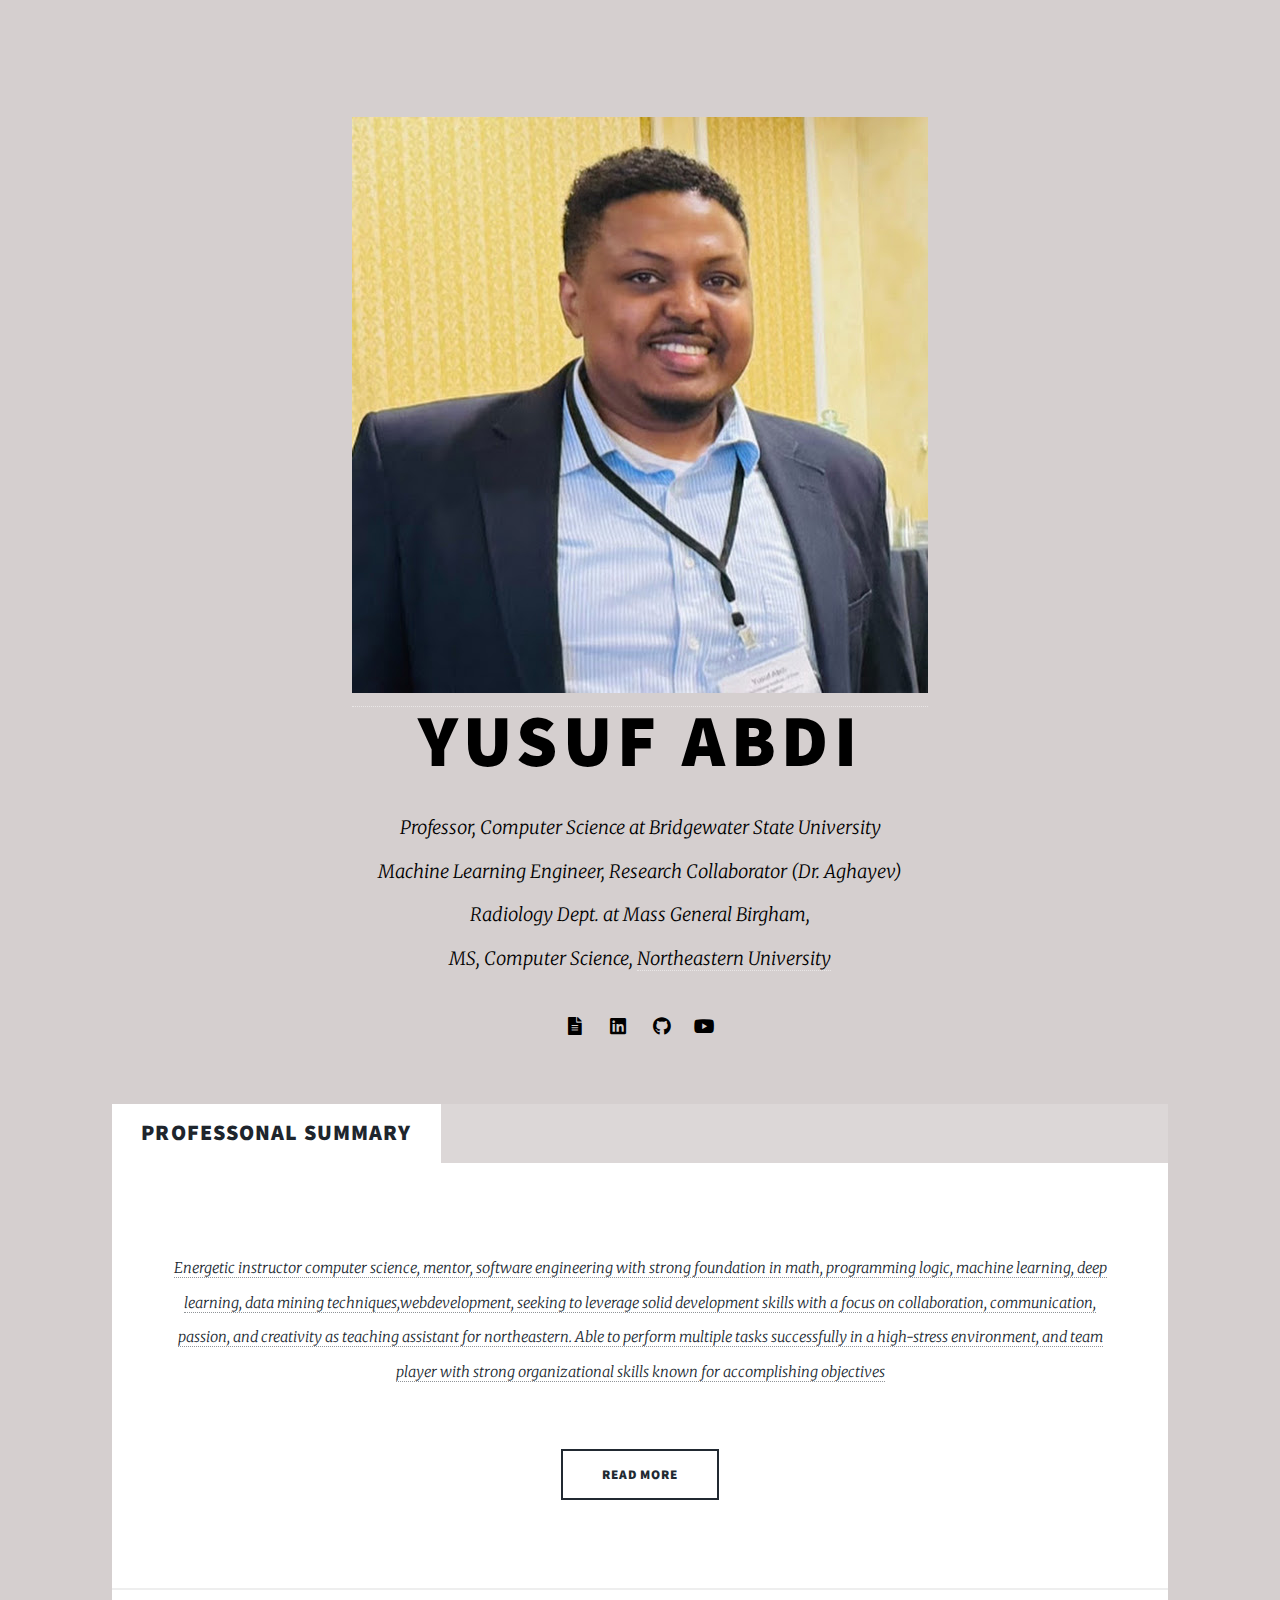
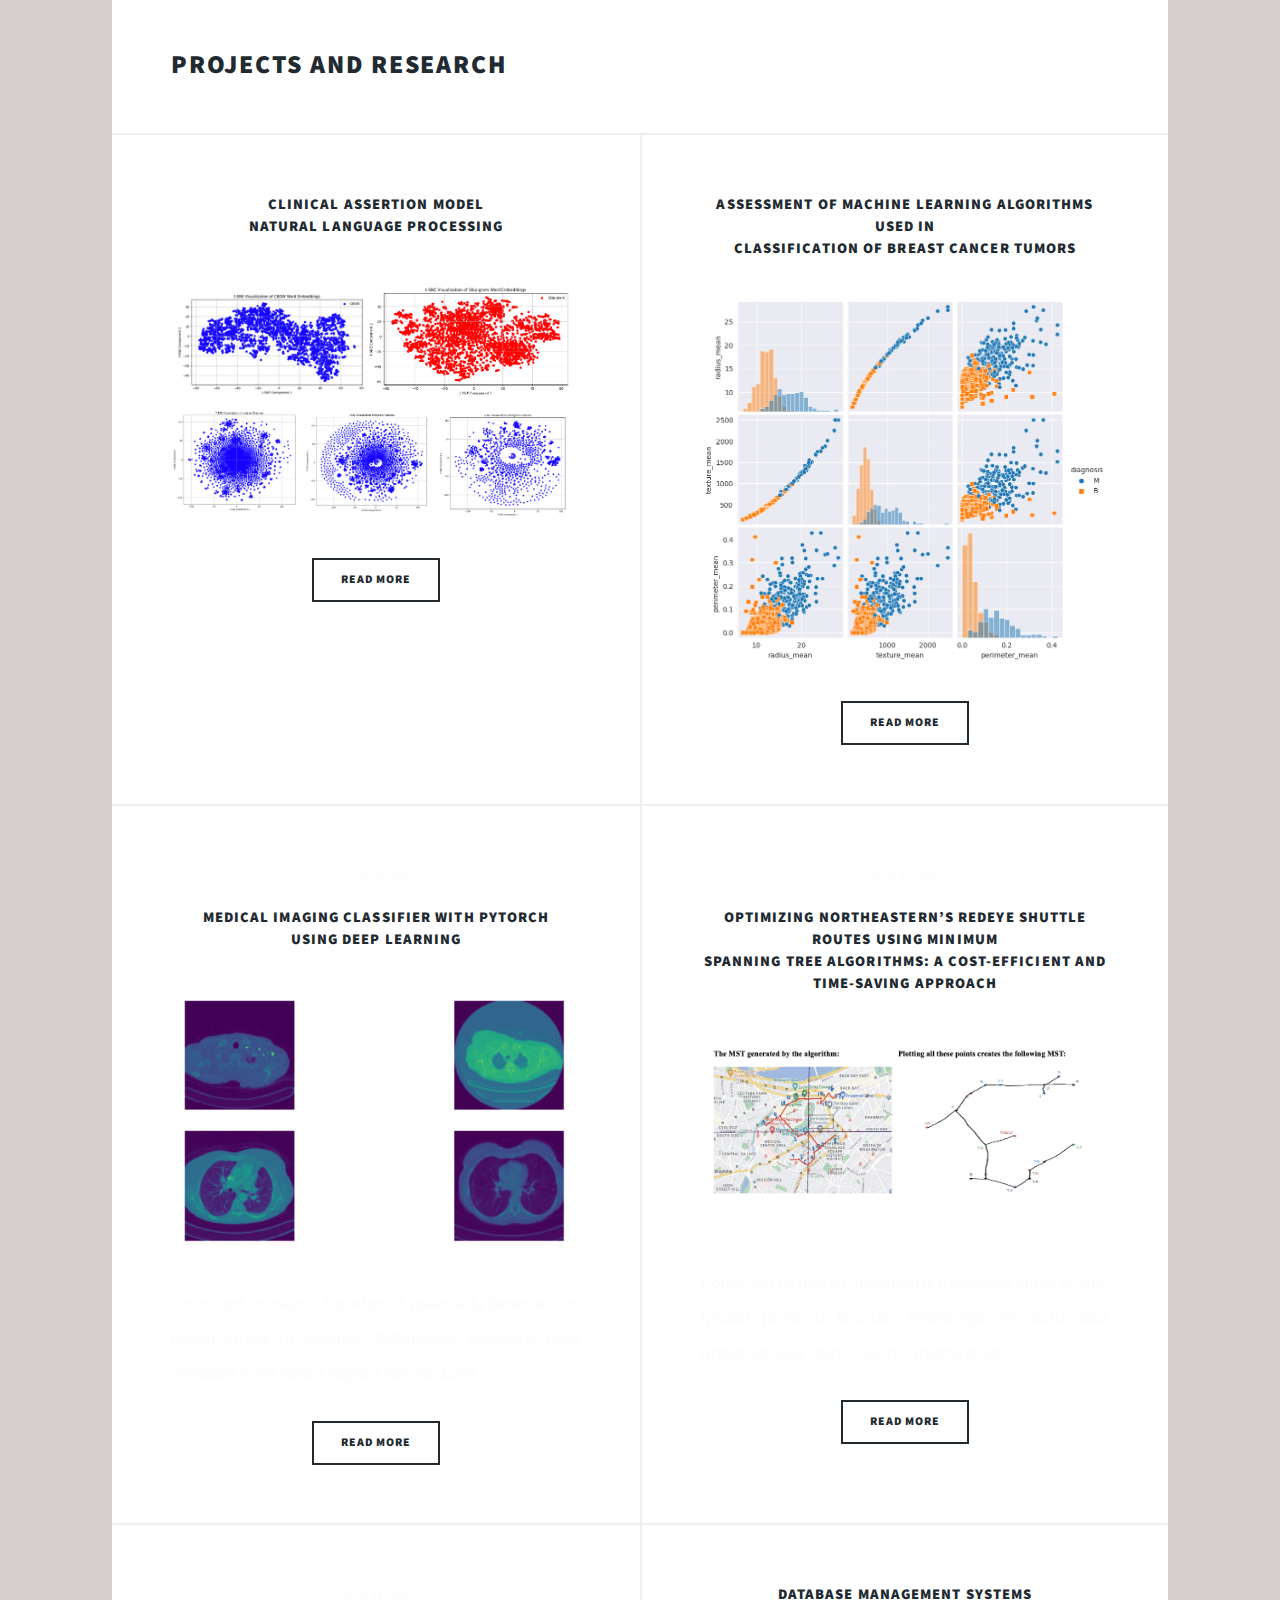
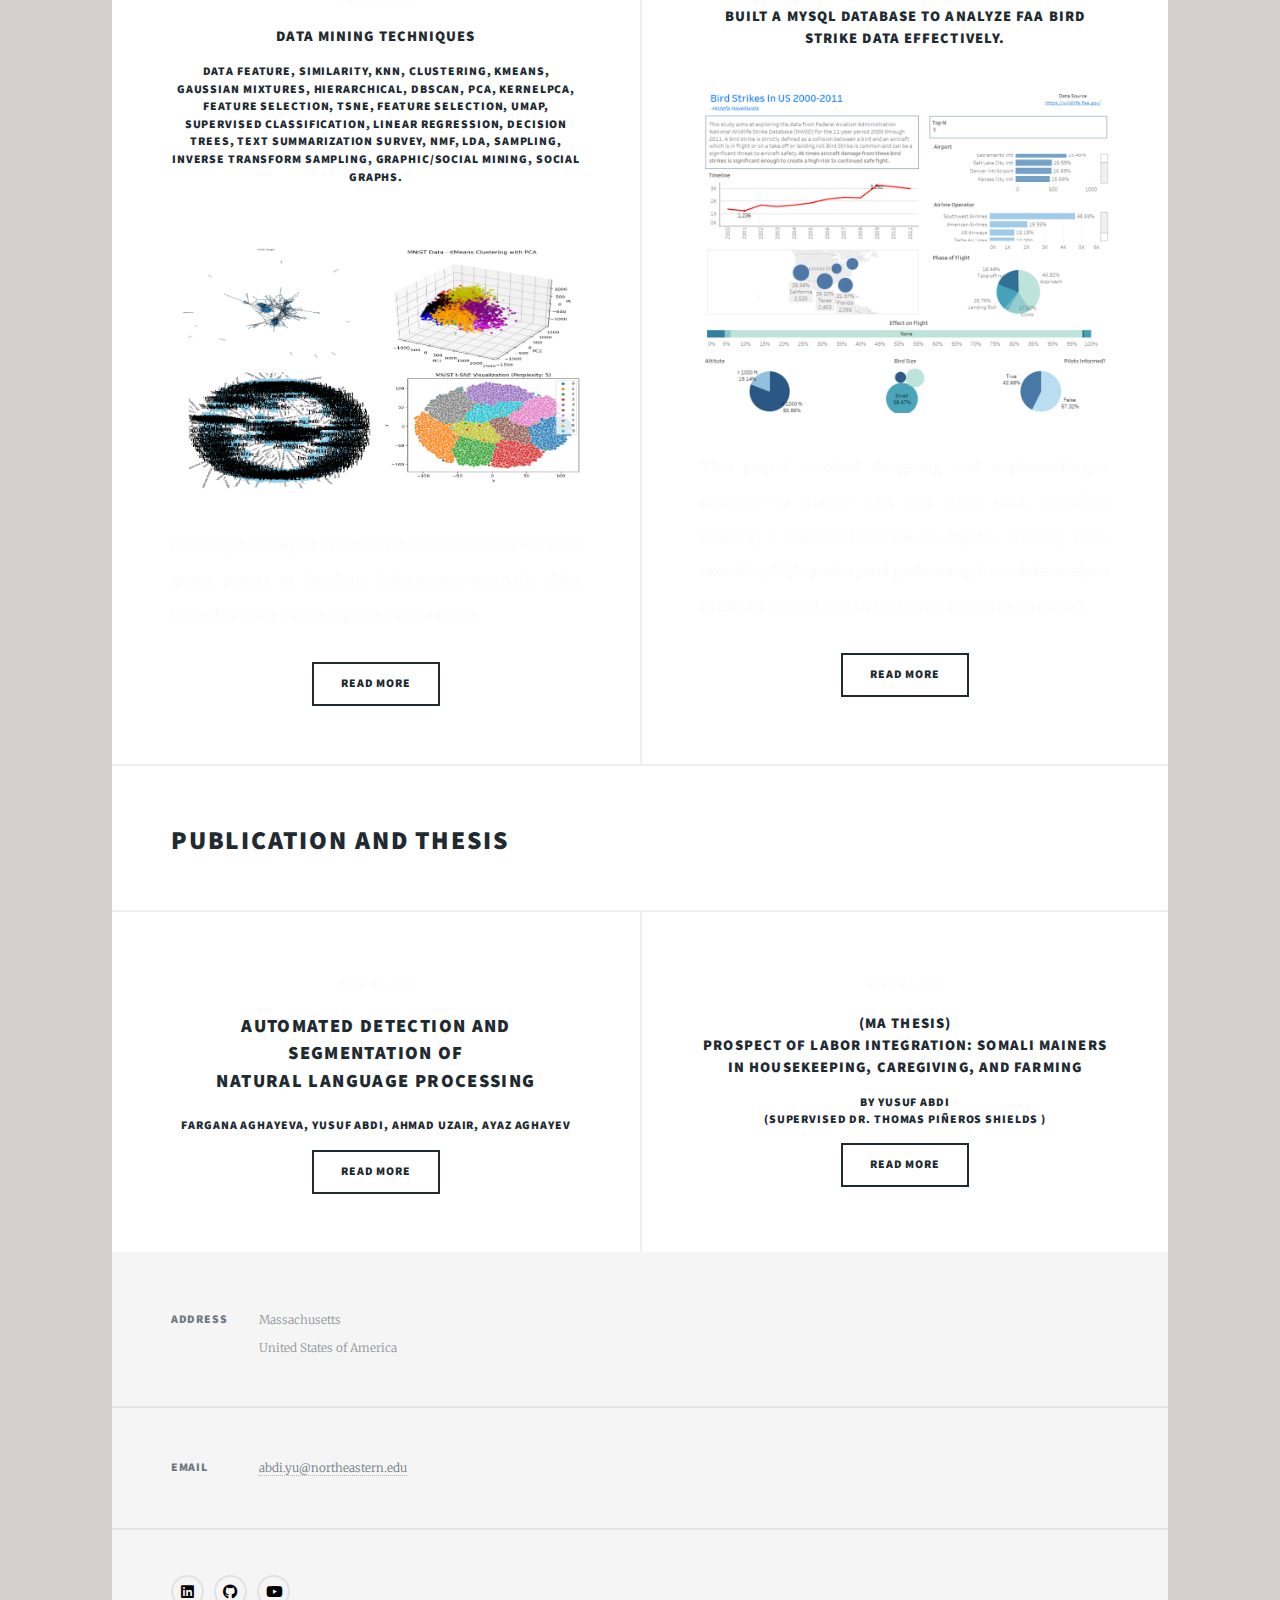
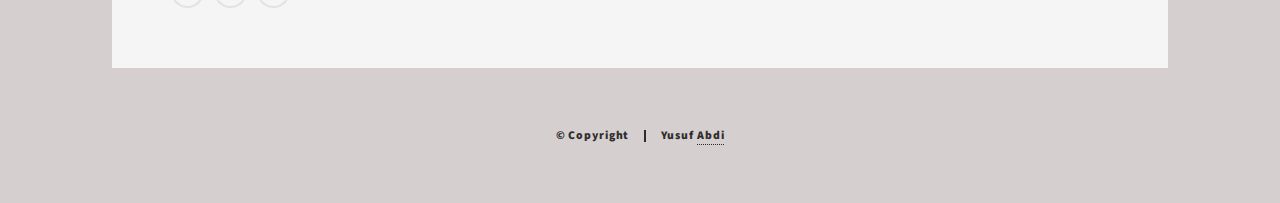
<file: index.html>
<!DOCTYPE HTML>


<html>
	<head>
		 <title>Yusuf Abdi </title>
		<meta charset="utf-8" />
		<meta name="viewport" content="width=device-width, initial-scale=1, user-scalable=no" />
		<link rel="stylesheet" href="assets/css/main.css" />
		<noscript><link rel="stylesheet" href="assets/css/noscript.css" /></noscript>
	</head>
	<body class="is-preload">

		<!-- Wrapper -->
			<!-- <div id="wrapper" class="fade-in"> -->

				<!-- Intro -->
					<div id="intro">
						 <!-- <div class="row">
						 <!-- <div class="three columns"> --> 
						 <a href="/"><img title="Photo by: Yusuf Abdi" class="u-max-full-width" src='assets/yu_profile_pic.jpg'></a>
					<!-- </div>  -->
						<!-- <div class=""nine columns main-description"> -->
						

						<!-- </div> -->
						<h1 style="color:black;">Yusuf Abdi<br /></h1>
						<p style="color:black;"> Professor, Computer Science at Bridgewater State University <br />  Machine Learning Engineer, Research Collaborator (Dr. Aghayev) <br />
							Radiology Dept. at Mass General Birgham, <br />
							MS, Computer Science, <a style="color:black;" href="https://yusufabdi.sites.northeastern.edu">Northeastern University</a><br />
						<!-- and released for free under the <a href="https://html5up.net/license">Creative Commons license</a>.</p> -->
						<ul class="icons">
							<li><a style="color:black;" href="images/Resume.Yusuf Abdi.pdf" class="icon solid fa-file-alt"><span class="label">CV</span></a></li>
							<li><a style="color:black;" href="https://www.linkedin.com/in/yusuf-abdi-bb5758141/" class="icon brands fa-linkedin"><span class="label">linkedin</span></a></li>
							<!-- <li><a href="#" class="icon brands fa-instagram"><span class="label">Instagram</span></a></li> -->
							<li><a style="color:black;" href="https://github.com/yuabdi" class="icon brands fa-github"><span class="label">GitHub</span></a></li>
							<li><a style="color:black;" href="https://www.youtube.com/@yusufabdi8942" class="icon brands fa-youtube"><span class="label">Youtube</span></a></li>

						</ul>
					</div>
		

				<!-- Nav -->			
					<div id="nav">
						<ul class="links">
							<li class="active"><a href="#">Professonal Summary</a></li>
														
					</div>

				<!-- Main -->
					<div id="main">

						<!-- Featured Post -->
							<article class="post featured">
								<header class="major">
									<!-- <span class="date">April 25, 2017</span> -->
									<p><a> Energetic instructor computer science, mentor, software engineering with strong foundation in math, programming logic, machine learning, deep learning, data mining techniques,webdevelopment, seeking to leverage solid development skills with a focus on collaboration, communication, passion, and creativity as teaching assistant for northeastern. Able to perform multiple tasks successfully in a high-stress environment, and team player with strong organizational skills known for accomplishing objectives
									</a></p>
								</header>
								<!-- <a href="#" class="image main"><img src="images/pic01.jpg" alt="" /></a> -->
								<ul class="actions special">
									<li><a href="https://yusufabdi.sites.northeastern.edu/" class="button large">Read more</a></li>
								</ul>
							</article>

							<header>
								<h2><a class="buttom large"> Projects and Research </a></h2>
							</header>
                    
						<!-- Posts -->
							<section class="posts">
								<article>
									<header>
										<!-- <span class="date">April 24, 2017</span> -->
										<h4><a href="https://github.com/yuabdi/NLP/blob/main/Clinical%20Assertion%20Model%20%20report.pdf">Clinical Assertion Model<br />
										Natural Language Processing</a></h4>
									</header>
									<a href="https://github.com/yuabdi/NLP/blob/main/Clinical%20Assertion%20Model%20%20report.pdf" class="image fit"><img src="images/NLP.png" alt="" /></a>
									<!-- <p>Donec eget ex magna. Interdum et malesuada fames ac ante ipsum primis in faucibus. Pellentesque venenatis dolor imperdiet dolor mattis sagittis magna etiam.</p> -->
									<ul class="actions special">
										<li><a href="https://github.com/yuabdi/NLP/blob/main/Clinical%20Assertion%20Model%20%20report.pdf" class="button">Read more</a></li>
									</ul>
								</article>
								<article>
									<header>
										<!-- <span class="date">April 22, 2017</span> -->
										<h4><a href="https://github.com/yuabdi/Machine-Learning/blob/main/Breast%20Cancer%20Diagnosis%20-%20report.pdf">Assessment of machine learning algorithms used in<br />
										classification of breast cancer tumors </a></h4>
									</header>
									<a href="https://github.com/yuabdi/Machine-Learning/blob/main/Breast%20Cancer%20Diagnosis%20-%20report.pdf" class="image fit"><img src="images/ML.png" alt="" /></a>
									<!-- <p>Donec eget ex magna. Interdum et malesuada fames ac ante ipsum primis in faucibus. Pellentesque venenatis dolor imperdiet dolor mattis sagittis magna etiam.</p> -->
									<ul class="actions special">
										<li><a href="https://github.com/yuabdi/Machine-Learning/blob/main/Breast%20Cancer%20Diagnosis%20-%20report.pdf" class="button">Read more</a></li>
									</ul>
								</article>
								<article>
									<header>
										<span class="date">April 18, 2017</span>
										<h4><a href="https://github.com/yuabdi/Deep-Learning">Medical Imaging Classifier with PyTorch<br />
										using Deep Learning</a></h4>
									</header>
									<a href="https://github.com/yuabdi/Deep-Learning" class="image fit"><img src="images/CNN.png" alt="" /></a>
									<p>Donec eget ex magna. Interdum et malesuada fames ac ante ipsum primis in faucibus. Pellentesque venenatis dolor imperdiet dolor mattis sagittis magna etiam.</p>
									<ul class="actions special">
										<li><a href="https://github.com/yuabdi/Deep-Learning" class="button">Read more</a></li>
									</ul>
								</article>
								<article> 
									<header>
										<span class="date">April 14, 2017</span>
										<h4><a href="https://github.com/yuabdi/Algorithm/blob/main/Optimizing%20Northeastern’s%20RedEye%20Shuttle%20Routes%20Using%20Minimum%20Spanning%20Tree%20Algorithms-%20A%20Cost-Efficient%20and%20Time-Saving%20Approach.pdf">Optimizing Northeastern’s RedEye Shuttle Routes Using Minimum<br />
										Spanning Tree Algorithms: A Cost-Efficient and Time-Saving Approach</a></h4>
									</header>
									<a href="https://github.com/yuabdi/Algorithm/blob/main/Optimizing%20Northeastern’s%20RedEye%20Shuttle%20Routes%20Using%20Minimum%20Spanning%20Tree%20Algorithms-%20A%20Cost-Efficient%20and%20Time-Saving%20Approach.pdf" class="image fit"><img src="images/Algorithm.png" alt="" /></a>
									<p>Donec eget ex magna. Interdum et malesuada fames ac ante ipsumh primis in faucibus. Pellentesque venenatis dolor imperdiet dolor mattis sagittis magna etiam.</p>
									<ul class="actions special">
										<li><a href="https://github.com/yuabdi/Algorithm/blob/main/Optimizing%20Northeastern’s%20RedEye%20Shuttle%20Routes%20Using%20Minimum%20Spanning%20Tree%20Algorithms-%20A%20Cost-Efficient%20and%20Time-Saving%20Approach.pdf" class="button">Read more</a></li>
									</header>
									</ul>
								</article> 
								<article>
									<header>
										<span class="date">April 11, 2017</span>
										<h4><a href="https://github.com/yuabdi/Data-Mining-Techniques/tree/main">Data Mining Techniques<br />
									</a></h4>
									<h6>Data feature, Similarity, KNN, Clustering, KMeans, Gaussian Mixtures, Hierarchical, DBScan, PCA, kernelPCA, feature selection, tSNE, Feature selection, UMAP, Supervised Classification, Linear Regression, Decision Trees, Text Summarization Survey, NMF, LDA, Sampling, Inverse Transform Sampling, Graphic/Social Mining, Social Graphs.</h6>
									</header>
									<a href="https://github.com/yuabdi/Data-Mining-Techniques/tree/main" class="image fit"><img src="images/Data_mining_techniques.png" alt="" /></a>
									<p>Donec eget ex magna. Interdum et malesuada fames ac ante ipsum primis in faucibus. Pellentesque venenatis dolor imperdiet dolor mattis sagittis magna etiam.</p>
									<ul class="actions special">
										<li><a href="https://github.com/yuabdi/Data-Mining-Techniques" class="button">Read more</a></li>
									</ul>
								</article>
								<article>
									<header>
										<!-- <span class="date">April 7, 2017</span> -->
										<h4><a href="https://github.com/yuabdi/Database-Management-Systems">Database Management Systems<br />
										Built a MySQL database to analyze FAA bird strike data effectively.</a></h4>
									</header>
									<a href="https://github.com/yuabdi/Database-Management-Systems" class="image fit"><img src="images/Database management.png" alt="" /></a>
									<p>This project involved designing and implementing a database to analyze FAA bird strike data, including creating a relational schema in MySQL, loading data, executing SQL queries, and performing basic data analysis to extract insights about bird strike incidents on aircraft.</p>
									<ul class="actions special">
										<li><a href="https://github.com/yuabdi/Database-Management-Systems" class="button">Read more</a></li>
									</ul>
								</article>
								<br>
							</section>

							<header>
								<h2><a class="buttom large"> Publication and Thesis </a></h2>
							</header>

							<section class="posts">
								<article>
									<header>
										<span class="date">April 24, 2017</span>
										<h3><a href="#">Automated Detection and Segmentation of<br />
										Natural Language Processing</a></h3>
										<h6>Fargana Aghayeva, Yusuf Abdi, Ahmad Uzair, Ayaz Aghayev</h6>
									</header>
<!-- 									<a href="#" class="image fit"><img src="#" alt="" /></a> -->
									<!-- <p>Donec eget ex magna. Interdum et malesuada fames ac ante ipsum primis in faucibus. Pellentesque venenatis dolor imperdiet dolor mattis sagittis magna etiam.</p> -->
									<ul class="actions special">
										<li><a href="https://www.mdpi.com/2075-4418/15/18/2336" class="button">Read more</a></li>
									</ul>
								</article>
								<article>
									<header>
										<span class="date">April 22, 2017</span>
										<h4><a href="https://www.proquest.com/openview/81710f61ee87599353f62001c0d510f7/1?pq-origsite=gscholar&cbl=18750&diss=y">(MA Thesis)<br />Prospect of Labor Integration: Somali Mainers in Housekeeping, Caregiving, and Farming </a></h4>
										<h6>By Yusuf Abdi <br /> (Supervised Dr. Thomas Piñeros Shields )</h6>
									</header>
<!-- 									<a href="#" class="image fit"><img src="#" alt="" /></a> -->
									<!-- <p>Donec eget ex magna. Interdum et malesuada fames ac ante ipsum primis in faucibus. Pellentesque venenatis dolor imperdiet dolor mattis sagittis magna etiam.</p> -->
									<ul class="actions special">
										<li><a href="https://www.proquest.com/openview/81710f61ee87599353f62001c0d510f7/1?pq-origsite=gscholar&cbl=18750&diss=y" class="button">Read more</a></li>
									</ul>
								</article>

					</div>
					

				<!-- Footer -->
					<footer id="footer">
						<section class="split contact">
							<section class="alt">
								<h3>Address</h3>
								<p>Massachusetts<br />
								United States of America</p>
							</section>
							
							<section>
								<h3>Email</h3>
								<p><a href="https://yusufabdi.sites.northeastern.edu/">abdi.yu@northeastern.edu</a></p>
							</section>
							<section>
								<!-- <h3>Yusuf Abdi </h3> -->
								<ul class="icons alt">
									<li><a style="color:black;" href="https://www.linkedin.com/in/yusuf-abdi-bb5758141/" class="icon brands fa-linkedin"><span class="label">linkedin</span></a></li>
									<!-- <li><a href="#" class="icon brands fa-instagram"><span class="label">Instagram</span></a></li> -->
									<li><a style="color:black;" href="https://github.com/yuabdi" class="icon brands fa-github"><span class="label">GitHub</span></a></li>
									<li><a style="color:black;" href="https://www.youtube.com/@yusufabdi8942" class="icon brands fa-youtube"><span class="label">Youtube</span></a></li>

								</ul>
							</section>
						</section>
					</footer>

				<!-- Copyright -->
					<div id="copyright">
				    	<ul><li>&copy; Copyright </li><li>Yusuf <a href="https://yusufabdi.sites.northeastern.edu/">Abdi</a></li></ul>
					</div>

			</div>

		<!-- Scripts -->
			<script src="assets/js/jquery.min.js"></script>
			<script src="assets/js/jquery.scrollex.min.js"></script>
			<script src="assets/js/jquery.scrolly.min.js"></script>
			<script src="assets/js/browser.min.js"></script>
			<script src="assets/js/breakpoints.min.js"></script>
			<script src="assets/js/util.js"></script>
			<script src="assets/js/main.js"></script>

	</body>
</html>
</file>
<file: assets/css/main.css>
@import url(fontawesome-all.min.css);
@import url("https://fonts.googleapis.com/css?family=Merriweather:300,700,300italic,700italic|Source+Sans+Pro:900");

/*
	Massively by HTML5 UP
	html5up.net | @ajlkn
	Free for personal and commercial use under the CCA 3.0 license (html5up.net/license)
*/

html, body, div, span, applet, object,
iframe, h1, h2, h3, h4, h5, h6, p, blockquote,
pre, a, abbr, acronym, address, big, cite,
code, del, dfn, em, img, ins, kbd, q, s, samp,
small, strike, strong, sub, sup, tt, var, b,
u, i, center, dl, dt, dd, ol, ul, li, fieldset,
form, label, legend, table, caption, tbody,
tfoot, thead, tr, th, td, article, aside,
canvas, details, embed, figure, figcaption,
footer, header, hgroup, menu, nav, output, ruby,
section, summary, time, mark, audio, video {
	margin: 0;
	padding: 0;
	border: 0;
	font-size: 100%;
	font: inherit;
	vertical-align: baseline;}

article, aside, details, figcaption, figure,
footer, header, hgroup, menu, nav, section {
	display: block;}

body {
	line-height: 1;
}

ol, ul {
	list-style: none;
}

blockquote, q {
	quotes: none;
}

	blockquote:before, blockquote:after, q:before, q:after {
		content: '';
		content: none;
	}

table {
	border-collapse: collapse;
	border-spacing: 0;
}

body {
	-webkit-text-size-adjust: none;
}

mark {
	background-color: transparent;
	color: inherit;
}

input::-moz-focus-inner {
	border: 0;
	padding: 0;
}

input, select, textarea {
	-moz-appearance: none;
	-webkit-appearance: none;
	-ms-appearance: none;
	appearance: none;
}

/* Basic */

	@-ms-viewport {
		width: device-width;
	}

	body {
		-ms-overflow-style: scrollbar;
	}

	@media screen and (max-width: 480px) {

		html, body {
			min-width: 320px;
		}

	}

	html {
		box-sizing: border-box;
	}

	*, *:before, *:after {
		box-sizing: inherit;
	}

	body {
		background-color: #d5cfcf;
	}

		body.is-preload *, body.is-preload *:before, body.is-preload *:after {
			-moz-animation: none !important;
			-webkit-animation: none !important;
			-ms-animation: none !important;
			animation: none !important;
			-moz-transition: none !important;
			-webkit-transition: none !important;
			-ms-transition: none !important;
			transition: none !important;
		}

/* Type */

	html {
		font-size: 16pt;
	}

		@media screen and (max-width: 1680px) {

			html {
				font-size: 12pt;
			}

		}

		@media screen and (max-width: 1280px) {

			html {
				font-size: 11pt;
			}

		}

		@media screen and (max-width: 360px) {

			html {
				font-size: 10pt;
			}

		}

	body {
		color: #fcfcfc;
	}

	body, input, select, textarea {
		font-family: "Merriweather", Georgia, serif;
		font-weight: 300;
		font-size: 1rem;
		line-height: 2.375;
	}

	a {
		-moz-transition: color 0.2s ease-in-out, background-color 0.2s ease-in-out, border-color 0.2s ease-in-out, box-shadow 0.2s ease-in-out;
		-webkit-transition: color 0.2s ease-in-out, background-color 0.2s ease-in-out, border-color 0.2s ease-in-out, box-shadow 0.2s ease-in-out;
		-ms-transition: color 0.2s ease-in-out, background-color 0.2s ease-in-out, border-color 0.2s ease-in-out, box-shadow 0.2s ease-in-out;
		transition: color 0.2s ease-in-out, background-color 0.2s ease-in-out, border-color 0.2s ease-in-out, box-shadow 0.2s ease-in-out;
		border-bottom: dotted 1px;
		text-decoration: none;
	}

		a:hover {
			border-bottom-color: transparent;
		}

	strong, b {
		font-weight: 600;
	}

	em, i {
		font-style: italic;
	}

	p {
		text-align: justify;
		margin: 0 0 2rem 0;
	}

	h1, h2, h3, h4, h5, h6 {
		font-family: "Source Sans Pro", Helvetica, sans-serif;
		font-weight: 900;
		line-height: 1.5;
		letter-spacing: 0.075em;
		text-transform: uppercase;
		margin: 0 0 1rem 0;
	}

		h1 a, h2 a, h3 a, h4 a, h5 a, h6 a {
			border-bottom: 0;
			color: inherit;
			text-decoration: none;
		}

	h1 {
		font-size: 4rem;
		line-height: 1.1;
		margin: 0 0 2rem 0;
	}

	h2 {
		font-size: 1.75rem;
		line-height: 1.3;
		margin: 0 0 1.5rem 0;
	}

	h3 {
		font-size: 1.25rem;
		margin: 0 0 1.5rem 0;
	}

	h4 {
		font-size: 1rem;
	}

	h5 {
		font-size: 0.9rem;
	}

	h6 {
		font-size: 0.8rem;
	}

	sub {
		font-size: 0.8rem;
		position: relative;
		top: 0.5rem;
	}

	sup {
		font-size: 0.8rem;
		position: relative;
		top: -0.5rem;
	}

	blockquote {
		border-left: solid 4px;
		font-style: italic;
		margin: 0 0 2rem 0;
		padding: 0.5rem 0 0.5rem 2rem;
	}

	code {
		border: solid 2px;
		font-family: "Courier New", monospace;
		font-size: 0.9rem;
		margin: 0 0.25rem;
		padding: 0.25rem 0.65rem;
	}

	pre {
		-webkit-overflow-scrolling: touch;
		font-family: "Courier New", monospace;
		font-size: 0.9rem;
		margin: 0 0 2rem 0;
	}

		pre code {
			display: block;
			line-height: 1.75;
			padding: 1rem 1.5rem;
			overflow-x: auto;
		}

	hr {
		border: 0;
		border-bottom: solid 2px;
		margin: 3rem 0;
	}

		hr.major {
			margin: 5rem 0;
		}

	.align-left {
		text-align: left;
	}

	.align-center {
		text-align: center;
	}

	.align-right {
		text-align: right;
	}

	input, select, textarea {
		color: #212931;
	}

	a {
		color: #212931;
		border-bottom-color: rgba(33, 41, 49, 0.5);
	}

		a:hover {
			border-bottom-color: transparent;
			color: #18bfef !important;
		}

	strong, b {
		color: #212931;
	}

	h1, h2, h3, h4, h5, h6 {
		color: #212931;
	}

	blockquote {
		border-left-color: #eeeeee;
	}

	code {
		background: rgba(220, 220, 220, 0.25);
		border-color: #eeeeee;
	}

	hr {
		border-bottom-color: #eeeeee;
	}

/* Row */

	.row {
		display: flex;
		flex-wrap: wrap;
		box-sizing: border-box;
		align-items: stretch;
	}

		.row > * {
			box-sizing: border-box;
		}

		.row.gtr-uniform > * > :last-child {
			margin-bottom: 0;
		}

		.row.aln-left {
			justify-content: flex-start;
		}

		.row.aln-center {
			justify-content: center;
		}

		.row.aln-right {
			justify-content: flex-end;
		}

		.row.aln-top {
			align-items: flex-start;
		}

		.row.aln-middle {
			align-items: center;
		}

		.row.aln-bottom {
			align-items: flex-end;
		}

		.row > .imp {
			order: -1;
		}

		.row > .col-1 {
			width: 8.33333%;
		}

		.row > .off-1 {
			margin-left: 8.33333%;
		}

		.row > .col-2 {
			width: 16.66667%;
		}

		.row > .off-2 {
			margin-left: 16.66667%;
		}

		.row > .col-3 {
			width: 25%;
		}

		.row > .off-3 {
			margin-left: 25%;
		}

		.row > .col-4 {
			width: 33.33333%;
		}

		.row > .off-4 {
			margin-left: 33.33333%;
		}

		.row > .col-5 {
			width: 41.66667%;
		}

		.row > .off-5 {
			margin-left: 41.66667%;
		}

		.row > .col-6 {
			width: 50%;
		}

		.row > .off-6 {
			margin-left: 50%;
		}

		.row > .col-7 {
			width: 58.33333%;
		}

		.row > .off-7 {
			margin-left: 58.33333%;
		}

		.row > .col-8 {
			width: 66.66667%;
		}

		.row > .off-8 {
			margin-left: 66.66667%;
		}

		.row > .col-9 {
			width: 75%;
		}

		.row > .off-9 {
			margin-left: 75%;
		}

		.row > .col-10 {
			width: 83.33333%;
		}

		.row > .off-10 {
			margin-left: 83.33333%;
		}

		.row > .col-11 {
			width: 91.66667%;
		}

		.row > .off-11 {
			margin-left: 91.66667%;
		}

		.row > .col-12 {
			width: 100%;
		}

		.row > .off-12 {
			margin-left: 100%;
		}

		.row.gtr-0 {
			margin-top: 0;
			margin-left: 0rem;
		}

			.row.gtr-0 > * {
				padding: 0 0 0 0rem;
			}

			.row.gtr-0.gtr-uniform {
				margin-top: 0rem;
			}

				.row.gtr-0.gtr-uniform > * {
					padding-top: 0rem;
				}

		.row.gtr-25 {
			margin-top: 0;
			margin-left: -0.375rem;
		}

			.row.gtr-25 > * {
				padding: 0 0 0 0.375rem;
			}

			.row.gtr-25.gtr-uniform {
				margin-top: -0.375rem;
			}

				.row.gtr-25.gtr-uniform > * {
					padding-top: 0.375rem;
				}

		.row.gtr-50 {
			margin-top: 0;
			margin-left: -0.75rem;
		}

			.row.gtr-50 > * {
				padding: 0 0 0 0.75rem;
			}

			.row.gtr-50.gtr-uniform {
				margin-top: -0.75rem;
			}

				.row.gtr-50.gtr-uniform > * {
					padding-top: 0.75rem;
				}

		.row {
			margin-top: 0;
			margin-left: -1.5rem;
		}

			.row > * {
				padding: 0 0 0 1.5rem;
			}

			.row.gtr-uniform {
				margin-top: -1.5rem;
			}

				.row.gtr-uniform > * {
					padding-top: 1.5rem;
				}

		.row.gtr-150 {
			margin-top: 0;
			margin-left: -2.25rem;
		}

			.row.gtr-150 > * {
				padding: 0 0 0 2.25rem;
			}

			.row.gtr-150.gtr-uniform {
				margin-top: -2.25rem;
			}

				.row.gtr-150.gtr-uniform > * {
					padding-top: 2.25rem;
				}

		.row.gtr-200 {
			margin-top: 0;
			margin-left: -3rem;
		}

			.row.gtr-200 > * {
				padding: 0 0 0 3rem;
			}

			.row.gtr-200.gtr-uniform {
				margin-top: -3rem;
			}

				.row.gtr-200.gtr-uniform > * {
					padding-top: 3rem;
				}

		@media screen and (max-width: 1680px) {

			.row {
				display: flex;
				flex-wrap: wrap;
				box-sizing: border-box;
				align-items: stretch;
			}

				.row > * {
					box-sizing: border-box;
				}

				.row.gtr-uniform > * > :last-child {
					margin-bottom: 0;
				}

				.row.aln-left {
					justify-content: flex-start;
				}

				.row.aln-center {
					justify-content: center;
				}

				.row.aln-right {
					justify-content: flex-end;
				}

				.row.aln-top {
					align-items: flex-start;
				}

				.row.aln-middle {
					align-items: center;
				}

				.row.aln-bottom {
					align-items: flex-end;
				}

				.row > .imp-xlarge {
					order: -1;
				}

				.row > .col-1-xlarge {
					width: 8.33333%;
				}

				.row > .off-1-xlarge {
					margin-left: 8.33333%;
				}

				.row > .col-2-xlarge {
					width: 16.66667%;
				}

				.row > .off-2-xlarge {
					margin-left: 16.66667%;
				}

				.row > .col-3-xlarge {
					width: 25%;
				}

				.row > .off-3-xlarge {
					margin-left: 25%;
				}

				.row > .col-4-xlarge {
					width: 33.33333%;
				}

				.row > .off-4-xlarge {
					margin-left: 33.33333%;
				}

				.row > .col-5-xlarge {
					width: 41.66667%;
				}

				.row > .off-5-xlarge {
					margin-left: 41.66667%;
				}

				.row > .col-6-xlarge {
					width: 50%;
				}

				.row > .off-6-xlarge {
					margin-left: 50%;
				}

				.row > .col-7-xlarge {
					width: 58.33333%;
				}

				.row > .off-7-xlarge {
					margin-left: 58.33333%;
				}

				.row > .col-8-xlarge {
					width: 66.66667%;
				}

				.row > .off-8-xlarge {
					margin-left: 66.66667%;
				}

				.row > .col-9-xlarge {
					width: 75%;
				}

				.row > .off-9-xlarge {
					margin-left: 75%;
				}

				.row > .col-10-xlarge {
					width: 83.33333%;
				}

				.row > .off-10-xlarge {
					margin-left: 83.33333%;
				}

				.row > .col-11-xlarge {
					width: 91.66667%;
				}

				.row > .off-11-xlarge {
					margin-left: 91.66667%;
				}

				.row > .col-12-xlarge {
					width: 100%;
				}

				.row > .off-12-xlarge {
					margin-left: 100%;
				}

				.row.gtr-0 {
					margin-top: 0;
					margin-left: 0rem;
				}

					.row.gtr-0 > * {
						padding: 0 0 0 0rem;
					}

					.row.gtr-0.gtr-uniform {
						margin-top: 0rem;
					}

						.row.gtr-0.gtr-uniform > * {
							padding-top: 0rem;
						}

				.row.gtr-25 {
					margin-top: 0;
					margin-left: -0.375rem;
				}

					.row.gtr-25 > * {
						padding: 0 0 0 0.375rem;
					}

					.row.gtr-25.gtr-uniform {
						margin-top: -0.375rem;
					}

						.row.gtr-25.gtr-uniform > * {
							padding-top: 0.375rem;
						}

				.row.gtr-50 {
					margin-top: 0;
					margin-left: -0.75rem;
				}

					.row.gtr-50 > * {
						padding: 0 0 0 0.75rem;
					}

					.row.gtr-50.gtr-uniform {
						margin-top: -0.75rem;
					}

						.row.gtr-50.gtr-uniform > * {
							padding-top: 0.75rem;
						}

				.row {
					margin-top: 0;
					margin-left: -1.5rem;
				}

					.row > * {
						padding: 0 0 0 1.5rem;
					}

					.row.gtr-uniform {
						margin-top: -1.5rem;
					}

						.row.gtr-uniform > * {
							padding-top: 1.5rem;
						}

				.row.gtr-150 {
					margin-top: 0;
					margin-left: -2.25rem;
				}

					.row.gtr-150 > * {
						padding: 0 0 0 2.25rem;
					}

					.row.gtr-150.gtr-uniform {
						margin-top: -2.25rem;
					}

						.row.gtr-150.gtr-uniform > * {
							padding-top: 2.25rem;
						}

				.row.gtr-200 {
					margin-top: 0;
					margin-left: -3rem;
				}

					.row.gtr-200 > * {
						padding: 0 0 0 3rem;
					}

					.row.gtr-200.gtr-uniform {
						margin-top: -3rem;
					}

						.row.gtr-200.gtr-uniform > * {
							padding-top: 3rem;
						}

		}

		@media screen and (max-width: 1280px) {

			.row {
				display: flex;
				flex-wrap: wrap;
				box-sizing: border-box;
				align-items: stretch;
			}

				.row > * {
					box-sizing: border-box;
				}

				.row.gtr-uniform > * > :last-child {
					margin-bottom: 0;
				}

				.row.aln-left {
					justify-content: flex-start;
				}

				.row.aln-center {
					justify-content: center;
				}

				.row.aln-right {
					justify-content: flex-end;
				}

				.row.aln-top {
					align-items: flex-start;
				}

				.row.aln-middle {
					align-items: center;
				}

				.row.aln-bottom {
					align-items: flex-end;
				}

				.row > .imp-large {
					order: -1;
				}

				.row > .col-1-large {
					width: 8.33333%;
				}

				.row > .off-1-large {
					margin-left: 8.33333%;
				}

				.row > .col-2-large {
					width: 16.66667%;
				}

				.row > .off-2-large {
					margin-left: 16.66667%;
				}

				.row > .col-3-large {
					width: 25%;
				}

				.row > .off-3-large {
					margin-left: 25%;
				}

				.row > .col-4-large {
					width: 33.33333%;
				}

				.row > .off-4-large {
					margin-left: 33.33333%;
				}

				.row > .col-5-large {
					width: 41.66667%;
				}

				.row > .off-5-large {
					margin-left: 41.66667%;
				}

				.row > .col-6-large {
					width: 50%;
				}

				.row > .off-6-large {
					margin-left: 50%;
				}

				.row > .col-7-large {
					width: 58.33333%;
				}

				.row > .off-7-large {
					margin-left: 58.33333%;
				}

				.row > .col-8-large {
					width: 66.66667%;
				}

				.row > .off-8-large {
					margin-left: 66.66667%;
				}

				.row > .col-9-large {
					width: 75%;
				}

				.row > .off-9-large {
					margin-left: 75%;
				}

				.row > .col-10-large {
					width: 83.33333%;
				}

				.row > .off-10-large {
					margin-left: 83.33333%;
				}

				.row > .col-11-large {
					width: 91.66667%;
				}

				.row > .off-11-large {
					margin-left: 91.66667%;
				}

				.row > .col-12-large {
					width: 100%;
				}

				.row > .off-12-large {
					margin-left: 100%;
				}

				.row.gtr-0 {
					margin-top: 0;
					margin-left: 0rem;
				}

					.row.gtr-0 > * {
						padding: 0 0 0 0rem;
					}

					.row.gtr-0.gtr-uniform {
						margin-top: 0rem;
					}

						.row.gtr-0.gtr-uniform > * {
							padding-top: 0rem;
						}

				.row.gtr-25 {
					margin-top: 0;
					margin-left: -0.375rem;
				}

					.row.gtr-25 > * {
						padding: 0 0 0 0.375rem;
					}

					.row.gtr-25.gtr-uniform {
						margin-top: -0.375rem;
					}

						.row.gtr-25.gtr-uniform > * {
							padding-top: 0.375rem;
						}

				.row.gtr-50 {
					margin-top: 0;
					margin-left: -0.75rem;
				}

					.row.gtr-50 > * {
						padding: 0 0 0 0.75rem;
					}

					.row.gtr-50.gtr-uniform {
						margin-top: -0.75rem;
					}

						.row.gtr-50.gtr-uniform > * {
							padding-top: 0.75rem;
						}

				.row {
					margin-top: 0;
					margin-left: -1.5rem;
				}

					.row > * {
						padding: 0 0 0 1.5rem;
					}

					.row.gtr-uniform {
						margin-top: -1.5rem;
					}

						.row.gtr-uniform > * {
							padding-top: 1.5rem;
						}

				.row.gtr-150 {
					margin-top: 0;
					margin-left: -2.25rem;
				}

					.row.gtr-150 > * {
						padding: 0 0 0 2.25rem;
					}

					.row.gtr-150.gtr-uniform {
						margin-top: -2.25rem;
					}

						.row.gtr-150.gtr-uniform > * {
							padding-top: 2.25rem;
						}

				.row.gtr-200 {
					margin-top: 0;
					margin-left: -3rem;
				}

					.row.gtr-200 > * {
						padding: 0 0 0 3rem;
					}

					.row.gtr-200.gtr-uniform {
						margin-top: -3rem;
					}

						.row.gtr-200.gtr-uniform > * {
							padding-top: 3rem;
						}

		}

		@media screen and (max-width: 980px) {

			.row {
				display: flex;
				flex-wrap: wrap;
				box-sizing: border-box;
				align-items: stretch;
			}

				.row > * {
					box-sizing: border-box;
				}

				.row.gtr-uniform > * > :last-child {
					margin-bottom: 0;
				}

				.row.aln-left {
					justify-content: flex-start;
				}

				.row.aln-center {
					justify-content: center;
				}

				.row.aln-right {
					justify-content: flex-end;
				}

				.row.aln-top {
					align-items: flex-start;
				}

				.row.aln-middle {
					align-items: center;
				}

				.row.aln-bottom {
					align-items: flex-end;
				}

				.row > .imp-medium {
					order: -1;
				}

				.row > .col-1-medium {
					width: 8.33333%;
				}

				.row > .off-1-medium {
					margin-left: 8.33333%;
				}

				.row > .col-2-medium {
					width: 16.66667%;
				}

				.row > .off-2-medium {
					margin-left: 16.66667%;
				}

				.row > .col-3-medium {
					width: 25%;
				}

				.row > .off-3-medium {
					margin-left: 25%;
				}

				.row > .col-4-medium {
					width: 33.33333%;
				}

				.row > .off-4-medium {
					margin-left: 33.33333%;
				}

				.row > .col-5-medium {
					width: 41.66667%;
				}

				.row > .off-5-medium {
					margin-left: 41.66667%;
				}

				.row > .col-6-medium {
					width: 50%;
				}

				.row > .off-6-medium {
					margin-left: 50%;
				}

				.row > .col-7-medium {
					width: 58.33333%;
				}

				.row > .off-7-medium {
					margin-left: 58.33333%;
				}

				.row > .col-8-medium {
					width: 66.66667%;
				}

				.row > .off-8-medium {
					margin-left: 66.66667%;
				}

				.row > .col-9-medium {
					width: 75%;
				}

				.row > .off-9-medium {
					margin-left: 75%;
				}

				.row > .col-10-medium {
					width: 83.33333%;
				}

				.row > .off-10-medium {
					margin-left: 83.33333%;
				}

				.row > .col-11-medium {
					width: 91.66667%;
				}

				.row > .off-11-medium {
					margin-left: 91.66667%;
				}

				.row > .col-12-medium {
					width: 100%;
				}

				.row > .off-12-medium {
					margin-left: 100%;
				}

				.row.gtr-0 {
					margin-top: 0;
					margin-left: 0rem;
				}

					.row.gtr-0 > * {
						padding: 0 0 0 0rem;
					}

					.row.gtr-0.gtr-uniform {
						margin-top: 0rem;
					}

						.row.gtr-0.gtr-uniform > * {
							padding-top: 0rem;
						}

				.row.gtr-25 {
					margin-top: 0;
					margin-left: -0.375rem;
				}

					.row.gtr-25 > * {
						padding: 0 0 0 0.375rem;
					}

					.row.gtr-25.gtr-uniform {
						margin-top: -0.375rem;
					}

						.row.gtr-25.gtr-uniform > * {
							padding-top: 0.375rem;
						}

				.row.gtr-50 {
					margin-top: 0;
					margin-left: -0.75rem;
				}

					.row.gtr-50 > * {
						padding: 0 0 0 0.75rem;
					}

					.row.gtr-50.gtr-uniform {
						margin-top: -0.75rem;
					}

						.row.gtr-50.gtr-uniform > * {
							padding-top: 0.75rem;
						}

				.row {
					margin-top: 0;
					margin-left: -1.5rem;
				}

					.row > * {
						padding: 0 0 0 1.5rem;
					}

					.row.gtr-uniform {
						margin-top: -1.5rem;
					}

						.row.gtr-uniform > * {
							padding-top: 1.5rem;
						}

				.row.gtr-150 {
					margin-top: 0;
					margin-left: -2.25rem;
				}

					.row.gtr-150 > * {
						padding: 0 0 0 2.25rem;
					}

					.row.gtr-150.gtr-uniform {
						margin-top: -2.25rem;
					}

						.row.gtr-150.gtr-uniform > * {
							padding-top: 2.25rem;
						}

				.row.gtr-200 {
					margin-top: 0;
					margin-left: -3rem;
				}

					.row.gtr-200 > * {
						padding: 0 0 0 3rem;
					}

					.row.gtr-200.gtr-uniform {
						margin-top: -3rem;
					}

						.row.gtr-200.gtr-uniform > * {
							padding-top: 3rem;
						}

		}

		@media screen and (max-width: 736px) {

			.row {
				display: flex;
				flex-wrap: wrap;
				box-sizing: border-box;
				align-items: stretch;
			}

				.row > * {
					box-sizing: border-box;
				}

				.row.gtr-uniform > * > :last-child {
					margin-bottom: 0;
				}

				.row.aln-left {
					justify-content: flex-start;
				}

				.row.aln-center {
					justify-content: center;
				}

				.row.aln-right {
					justify-content: flex-end;
				}

				.row.aln-top {
					align-items: flex-start;
				}

				.row.aln-middle {
					align-items: center;
				}

				.row.aln-bottom {
					align-items: flex-end;
				}

				.row > .imp-small {
					order: -1;
				}

				.row > .col-1-small {
					width: 8.33333%;
				}

				.row > .off-1-small {
					margin-left: 8.33333%;
				}

				.row > .col-2-small {
					width: 16.66667%;
				}

				.row > .off-2-small {
					margin-left: 16.66667%;
				}

				.row > .col-3-small {
					width: 25%;
				}

				.row > .off-3-small {
					margin-left: 25%;
				}

				.row > .col-4-small {
					width: 33.33333%;
				}

				.row > .off-4-small {
					margin-left: 33.33333%;
				}

				.row > .col-5-small {
					width: 41.66667%;
				}

				.row > .off-5-small {
					margin-left: 41.66667%;
				}

				.row > .col-6-small {
					width: 50%;
				}

				.row > .off-6-small {
					margin-left: 50%;
				}

				.row > .col-7-small {
					width: 58.33333%;
				}

				.row > .off-7-small {
					margin-left: 58.33333%;
				}

				.row > .col-8-small {
					width: 66.66667%;
				}

				.row > .off-8-small {
					margin-left: 66.66667%;
				}

				.row > .col-9-small {
					width: 75%;
				}

				.row > .off-9-small {
					margin-left: 75%;
				}

				.row > .col-10-small {
					width: 83.33333%;
				}

				.row > .off-10-small {
					margin-left: 83.33333%;
				}

				.row > .col-11-small {
					width: 91.66667%;
				}

				.row > .off-11-small {
					margin-left: 91.66667%;
				}

				.row > .col-12-small {
					width: 100%;
				}

				.row > .off-12-small {
					margin-left: 100%;
				}

				.row.gtr-0 {
					margin-top: 0;
					margin-left: 0rem;
				}

					.row.gtr-0 > * {
						padding: 0 0 0 0rem;
					}

					.row.gtr-0.gtr-uniform {
						margin-top: 0rem;
					}

						.row.gtr-0.gtr-uniform > * {
							padding-top: 0rem;
						}

				.row.gtr-25 {
					margin-top: 0;
					margin-left: -0.375rem;
				}

					.row.gtr-25 > * {
						padding: 0 0 0 0.375rem;
					}

					.row.gtr-25.gtr-uniform {
						margin-top: -0.375rem;
					}

						.row.gtr-25.gtr-uniform > * {
							padding-top: 0.375rem;
						}

				.row.gtr-50 {
					margin-top: 0;
					margin-left: -0.75rem;
				}

					.row.gtr-50 > * {
						padding: 0 0 0 0.75rem;
					}

					.row.gtr-50.gtr-uniform {
						margin-top: -0.75rem;
					}

						.row.gtr-50.gtr-uniform > * {
							padding-top: 0.75rem;
						}

				.row {
					margin-top: 0;
					margin-left: -1.5rem;
				}

					.row > * {
						padding: 0 0 0 1.5rem;
					}

					.row.gtr-uniform {
						margin-top: -1.5rem;
					}

						.row.gtr-uniform > * {
							padding-top: 1.5rem;
						}

				.row.gtr-150 {
					margin-top: 0;
					margin-left: -2.25rem;
				}

					.row.gtr-150 > * {
						padding: 0 0 0 2.25rem;
					}

					.row.gtr-150.gtr-uniform {
						margin-top: -2.25rem;
					}

						.row.gtr-150.gtr-uniform > * {
							padding-top: 2.25rem;
						}

				.row.gtr-200 {
					margin-top: 0;
					margin-left: -3rem;
				}

					.row.gtr-200 > * {
						padding: 0 0 0 3rem;
					}

					.row.gtr-200.gtr-uniform {
						margin-top: -3rem;
					}

						.row.gtr-200.gtr-uniform > * {
							padding-top: 3rem;
						}

		}

		@media screen and (max-width: 480px) {

			.row {
				display: flex;
				flex-wrap: wrap;
				box-sizing: border-box;
				align-items: stretch;
			}

				.row > * {
					box-sizing: border-box;
				}

				.row.gtr-uniform > * > :last-child {
					margin-bottom: 0;
				}

				.row.aln-left {
					justify-content: flex-start;
				}

				.row.aln-center {
					justify-content: center;
				}

				.row.aln-right {
					justify-content: flex-end;
				}

				.row.aln-top {
					align-items: flex-start;
				}

				.row.aln-middle {
					align-items: center;
				}

				.row.aln-bottom {
					align-items: flex-end;
				}

				.row > .imp-xsmall {
					order: -1;
				}

				.row > .col-1-xsmall {
					width: 8.33333%;
				}

				.row > .off-1-xsmall {
					margin-left: 8.33333%;
				}

				.row > .col-2-xsmall {
					width: 16.66667%;
				}

				.row > .off-2-xsmall {
					margin-left: 16.66667%;
				}

				.row > .col-3-xsmall {
					width: 25%;
				}

				.row > .off-3-xsmall {
					margin-left: 25%;
				}

				.row > .col-4-xsmall {
					width: 33.33333%;
				}

				.row > .off-4-xsmall {
					margin-left: 33.33333%;
				}

				.row > .col-5-xsmall {
					width: 41.66667%;
				}

				.row > .off-5-xsmall {
					margin-left: 41.66667%;
				}

				.row > .col-6-xsmall {
					width: 50%;
				}

				.row > .off-6-xsmall {
					margin-left: 50%;
				}

				.row > .col-7-xsmall {
					width: 58.33333%;
				}

				.row > .off-7-xsmall {
					margin-left: 58.33333%;
				}

				.row > .col-8-xsmall {
					width: 66.66667%;
				}

				.row > .off-8-xsmall {
					margin-left: 66.66667%;
				}

				.row > .col-9-xsmall {
					width: 75%;
				}

				.row > .off-9-xsmall {
					margin-left: 75%;
				}

				.row > .col-10-xsmall {
					width: 83.33333%;
				}

				.row > .off-10-xsmall {
					margin-left: 83.33333%;
				}

				.row > .col-11-xsmall {
					width: 91.66667%;
				}

				.row > .off-11-xsmall {
					margin-left: 91.66667%;
				}

				.row > .col-12-xsmall {
					width: 100%;
				}

				.row > .off-12-xsmall {
					margin-left: 100%;
				}

				.row.gtr-0 {
					margin-top: 0;
					margin-left: 0rem;
				}

					.row.gtr-0 > * {
						padding: 0 0 0 0rem;
					}

					.row.gtr-0.gtr-uniform {
						margin-top: 0rem;
					}

						.row.gtr-0.gtr-uniform > * {
							padding-top: 0rem;
						}

				.row.gtr-25 {
					margin-top: 0;
					margin-left: -0.375rem;
				}

					.row.gtr-25 > * {
						padding: 0 0 0 0.375rem;
					}

					.row.gtr-25.gtr-uniform {
						margin-top: -0.375rem;
					}

						.row.gtr-25.gtr-uniform > * {
							padding-top: 0.375rem;
						}

				.row.gtr-50 {
					margin-top: 0;
					margin-left: -0.75rem;
				}

					.row.gtr-50 > * {
						padding: 0 0 0 0.75rem;
					}

					.row.gtr-50.gtr-uniform {
						margin-top: -0.75rem;
					}

						.row.gtr-50.gtr-uniform > * {
							padding-top: 0.75rem;
						}

				.row {
					margin-top: 0;
					margin-left: -1.5rem;
				}

					.row > * {
						padding: 0 0 0 1.5rem;
					}

					.row.gtr-uniform {
						margin-top: -1.5rem;
					}

						.row.gtr-uniform > * {
							padding-top: 1.5rem;
						}

				.row.gtr-150 {
					margin-top: 0;
					margin-left: -2.25rem;
				}

					.row.gtr-150 > * {
						padding: 0 0 0 2.25rem;
					}

					.row.gtr-150.gtr-uniform {
						margin-top: -2.25rem;
					}

						.row.gtr-150.gtr-uniform > * {
							padding-top: 2.25rem;
						}

				.row.gtr-200 {
					margin-top: 0;
					margin-left: -3rem;
				}

					.row.gtr-200 > * {
						padding: 0 0 0 3rem;
					}

					.row.gtr-200.gtr-uniform {
						margin-top: -3rem;
					}

						.row.gtr-200.gtr-uniform > * {
							padding-top: 3rem;
						}

		}

		@media screen and (max-width: 360px) {

			.row {
				display: flex;
				flex-wrap: wrap;
				box-sizing: border-box;
				align-items: stretch;
			}

				.row > * {
					box-sizing: border-box;
				}

				.row.gtr-uniform > * > :last-child {
					margin-bottom: 0;
				}

				.row.aln-left {
					justify-content: flex-start;
				}

				.row.aln-center {
					justify-content: center;
				}

				.row.aln-right {
					justify-content: flex-end;
				}

				.row.aln-top {
					align-items: flex-start;
				}

				.row.aln-middle {
					align-items: center;
				}

				.row.aln-bottom {
					align-items: flex-end;
				}

				.row > .imp-xxsmall {
					order: -1;
				}

				.row > .col-1-xxsmall {
					width: 8.33333%;
				}

				.row > .off-1-xxsmall {
					margin-left: 8.33333%;
				}

				.row > .col-2-xxsmall {
					width: 16.66667%;
				}

				.row > .off-2-xxsmall {
					margin-left: 16.66667%;
				}

				.row > .col-3-xxsmall {
					width: 25%;
				}

				.row > .off-3-xxsmall {
					margin-left: 25%;
				}

				.row > .col-4-xxsmall {
					width: 33.33333%;
				}

				.row > .off-4-xxsmall {
					margin-left: 33.33333%;
				}

				.row > .col-5-xxsmall {
					width: 41.66667%;
				}

				.row > .off-5-xxsmall {
					margin-left: 41.66667%;
				}

				.row > .col-6-xxsmall {
					width: 50%;
				}

				.row > .off-6-xxsmall {
					margin-left: 50%;
				}

				.row > .col-7-xxsmall {
					width: 58.33333%;
				}

				.row > .off-7-xxsmall {
					margin-left: 58.33333%;
				}

				.row > .col-8-xxsmall {
					width: 66.66667%;
				}

				.row > .off-8-xxsmall {
					margin-left: 66.66667%;
				}

				.row > .col-9-xxsmall {
					width: 75%;
				}

				.row > .off-9-xxsmall {
					margin-left: 75%;
				}

				.row > .col-10-xxsmall {
					width: 83.33333%;
				}

				.row > .off-10-xxsmall {
					margin-left: 83.33333%;
				}

				.row > .col-11-xxsmall {
					width: 91.66667%;
				}

				.row > .off-11-xxsmall {
					margin-left: 91.66667%;
				}

				.row > .col-12-xxsmall {
					width: 100%;
				}

				.row > .off-12-xxsmall {
					margin-left: 100%;
				}

				.row.gtr-0 {
					margin-top: 0;
					margin-left: 0rem;
				}

					.row.gtr-0 > * {
						padding: 0 0 0 0rem;
					}

					.row.gtr-0.gtr-uniform {
						margin-top: 0rem;
					}

						.row.gtr-0.gtr-uniform > * {
							padding-top: 0rem;
						}

				.row.gtr-25 {
					margin-top: 0;
					margin-left: -0.375rem;
				}

					.row.gtr-25 > * {
						padding: 0 0 0 0.375rem;
					}

					.row.gtr-25.gtr-uniform {
						margin-top: -0.375rem;
					}

						.row.gtr-25.gtr-uniform > * {
							padding-top: 0.375rem;
						}

				.row.gtr-50 {
					margin-top: 0;
					margin-left: -0.75rem;
				}

					.row.gtr-50 > * {
						padding: 0 0 0 0.75rem;
					}

					.row.gtr-50.gtr-uniform {
						margin-top: -0.75rem;
					}

						.row.gtr-50.gtr-uniform > * {
							padding-top: 0.75rem;
						}

				.row {
					margin-top: 0;
					margin-left: -1.5rem;
				}

					.row > * {
						padding: 0 0 0 1.5rem;
					}

					.row.gtr-uniform {
						margin-top: -1.5rem;
					}

						.row.gtr-uniform > * {
							padding-top: 1.5rem;
						}

				.row.gtr-150 {
					margin-top: 0;
					margin-left: -2.25rem;
				}

					.row.gtr-150 > * {
						padding: 0 0 0 2.25rem;
					}

					.row.gtr-150.gtr-uniform {
						margin-top: -2.25rem;
					}

						.row.gtr-150.gtr-uniform > * {
							padding-top: 2.25rem;
						}

				.row.gtr-200 {
					margin-top: 0;
					margin-left: -3rem;
				}

					.row.gtr-200 > * {
						padding: 0 0 0 3rem;
					}

					.row.gtr-200.gtr-uniform {
						margin-top: -3rem;
					}

						.row.gtr-200.gtr-uniform > * {
							padding-top: 3rem;
						}

		}

/* Box */

	.box {
		border: solid 2px;
		margin-bottom: 2rem;
		padding: 1.5rem;
	}

		.box > :last-child,
		.box > :last-child > :last-child,
		.box > :last-child > :last-child > :last-child {
			margin-bottom: 0;
		}

		.box.alt {
			border: 0;
			border-radius: 0;
			padding: 0;
		}

	.box {
		border-color: #eeeeee;
	}

/* Button */

	input[type="submit"],
	input[type="reset"],
	input[type="button"],
	button,
	.button {
		-moz-appearance: none;
		-webkit-appearance: none;
		-ms-appearance: none;
		appearance: none;
		-moz-transition: background-color 0.2s ease-in-out, box-shadow 0.2s ease-in-out, color 0.2s ease-in-out;
		-webkit-transition: background-color 0.2s ease-in-out, box-shadow 0.2s ease-in-out, color 0.2s ease-in-out;
		-ms-transition: background-color 0.2s ease-in-out, box-shadow 0.2s ease-in-out, color 0.2s ease-in-out;
		transition: background-color 0.2s ease-in-out, box-shadow 0.2s ease-in-out, color 0.2s ease-in-out;
		border: 0;
		border-radius: 0;
		cursor: pointer;
		display: inline-block;
		font-family: "Source Sans Pro", Helvetica, sans-serif;
		font-size: 0.8rem;
		font-weight: 900;
		letter-spacing: 0.075em;
		height: 3rem;
		line-height: 3rem;
		padding: 0 2rem;
		text-align: center;
		text-decoration: none;
		text-transform: uppercase;
		white-space: nowrap;
	}

		input[type="submit"].icon:before,
		input[type="reset"].icon:before,
		input[type="button"].icon:before,
		button.icon:before,
		.button.icon:before {
			margin-right: 0.5rem;
		}

		input[type="submit"].icon.solo,
		input[type="reset"].icon.solo,
		input[type="button"].icon.solo,
		button.icon.solo,
		.button.icon.solo {
			position: relative;
			width: 4rem;
			height: 4rem;
			line-height: 4rem;
			border-radius: 4rem;
			text-indent: 4rem;
			overflow: hidden;
			padding: 0;
			white-space: nowrap;
		}

			input[type="submit"].icon.solo:before,
			input[type="reset"].icon.solo:before,
			input[type="button"].icon.solo:before,
			button.icon.solo:before,
			.button.icon.solo:before {
				position: absolute;
				display: block;
				top: 0;
				left: 0;
				width: inherit;
				height: inherit;
				line-height: inherit;
				font-size: 1.25rem;
				margin-right: 0;
				text-align: center;
				text-indent: 0;
			}

		input[type="submit"].fit,
		input[type="reset"].fit,
		input[type="button"].fit,
		button.fit,
		.button.fit {
			width: 100%;
		}

		input[type="submit"].small,
		input[type="reset"].small,
		input[type="button"].small,
		button.small,
		.button.small {
			font-size: 0.7rem;
			height: 2.5rem;
			line-height: 2.5rem;
			padding: 0 1.5rem;
		}

		input[type="submit"].large,
		input[type="reset"].large,
		input[type="button"].large,
		button.large,
		.button.large {
			font-size: 0.9rem;
			height: 3.5rem;
			line-height: 3.5rem;
			padding: 0 2.75rem;
		}

		@media screen and (max-width: 980px) {

			input[type="submit"],
			input[type="reset"],
			input[type="button"],
			button,
			.button {
				font-size: 0.9rem;
				height: 3.25rem;
				line-height: 3.25rem;
			}

				input[type="submit"].large,
				input[type="reset"].large,
				input[type="button"].large,
				button.large,
				.button.large {
					font-size: 1rem;
					height: 3.75rem;
					line-height: 3.75rem;
				}

		}

		input[type="submit"].disabled, input[type="submit"]:disabled,
		input[type="reset"].disabled,
		input[type="reset"]:disabled,
		input[type="button"].disabled,
		input[type="button"]:disabled,
		button.disabled,
		button:disabled,
		.button.disabled,
		.button:disabled {
			pointer-events: none;
			opacity: 0.25;
		}

	input[type="submit"],
	input[type="reset"],
	input[type="button"],
	button,
	.button {
		background-color: transparent;
		box-shadow: inset 0 0 0 2px #212931;
		color: #212931 !important;
	}

		input[type="submit"]:hover,
		input[type="reset"]:hover,
		input[type="button"]:hover,
		button:hover,
		.button:hover {
			box-shadow: inset 0 0 0 2px #18bfef;
			color: #18bfef !important;
		}

		input[type="submit"].primary,
		input[type="reset"].primary,
		input[type="button"].primary,
		button.primary,
		.button.primary {
			background-color: #212931;
			box-shadow: none;
			color: #ffffff !important;
		}

			input[type="submit"].primary:hover,
			input[type="reset"].primary:hover,
			input[type="button"].primary:hover,
			button.primary:hover,
			.button.primary:hover {
				background-color: #18bfef;
			}

/* Form */

	form {
		margin: 0 0 2rem 0;
	}

		form > :last-child {
			margin-bottom: 0;
		}

		form > .fields {
			display: -moz-flex;
			display: -webkit-flex;
			display: -ms-flex;
			display: flex;
			-moz-flex-wrap: wrap;
			-webkit-flex-wrap: wrap;
			-ms-flex-wrap: wrap;
			flex-wrap: wrap;
			width: calc(100% + 3rem);
			margin: -1.5rem 0 2rem -1.5rem;
		}

			form > .fields > .field {
				-moz-flex-grow: 0;
				-webkit-flex-grow: 0;
				-ms-flex-grow: 0;
				flex-grow: 0;
				-moz-flex-shrink: 0;
				-webkit-flex-shrink: 0;
				-ms-flex-shrink: 0;
				flex-shrink: 0;
				padding: 1.5rem 0 0 1.5rem;
				width: calc(100% - 1.5rem);
			}

				form > .fields > .field.half {
					width: calc(50% - 0.75rem);
				}

				form > .fields > .field.third {
					width: calc(100%/3 - 0.5rem);
				}

				form > .fields > .field.quarter {
					width: calc(25% - 0.375rem);
				}

		@media screen and (max-width: 480px) {

			form > .fields {
				width: calc(100% + 3rem);
				margin: -1.5rem 0 2rem -1.5rem;
			}

				form > .fields > .field {
					padding: 1.5rem 0 0 1.5rem;
					width: calc(100% - 1.5rem);
				}

					form > .fields > .field.half {
						width: calc(100% - 1.5rem);
					}

					form > .fields > .field.third {
						width: calc(100% - 1.5rem);
					}

					form > .fields > .field.quarter {
						width: calc(100% - 1.5rem);
					}

		}

	label {
		display: block;
		font-family: "Source Sans Pro", Helvetica, sans-serif;
		font-weight: 900;
		line-height: 1.5;
		letter-spacing: 0.075em;
		font-size: 0.8rem;
		text-transform: uppercase;
		margin: 0 0 0.75rem 0;
	}

		@media screen and (max-width: 980px) {

			label {
				font-size: 0.9rem;
			}

		}

	input[type="text"],
	input[type="password"],
	input[type="email"],
	select,
	textarea {
		-moz-appearance: none;
		-webkit-appearance: none;
		-ms-appearance: none;
		appearance: none;
		background: transparent;
		border-radius: 0;
		border: solid 2px;
		color: inherit;
		display: block;
		outline: 0;
		padding: 0 1rem;
		text-decoration: none;
		width: 100%;
	}

		input[type="text"]:invalid,
		input[type="password"]:invalid,
		input[type="email"]:invalid,
		select:invalid,
		textarea:invalid {
			box-shadow: none;
		}

	select {
		background-size: 1.25rem;
		background-repeat: no-repeat;
		background-position: calc(100% - 1rem) center;
		height: 3rem;
		padding-right: 3rem;
		text-overflow: ellipsis;
	}

		select:focus::-ms-value {
			background-color: transparent;
		}

		select::-ms-expand {
			display: none;
		}

	input[type="text"],
	input[type="password"],
	input[type="email"],
	select {
		height: 3rem;
	}

	textarea {
		padding: 0.75rem 1rem;
	}

	input[type="checkbox"],
	input[type="radio"] {
		-moz-appearance: none;
		-webkit-appearance: none;
		-ms-appearance: none;
		appearance: none;
		display: block;
		float: left;
		margin-right: -2rem;
		opacity: 0;
		width: 1rem;
		z-index: -1;
	}

		input[type="checkbox"] + label,
		input[type="radio"] + label {
			text-decoration: none;
			cursor: pointer;
			display: inline-block;
			font-size: 1rem;
			letter-spacing: 0;
			font-family: "Merriweather", Georgia, serif;
			text-transform: none;
			font-weight: 300;
			padding-left: 2.8rem;
			padding-right: 1rem;
			position: relative;
		}

			input[type="checkbox"] + label:before,
			input[type="radio"] + label:before {
				-moz-osx-font-smoothing: grayscale;
				-webkit-font-smoothing: antialiased;
				display: inline-block;
				font-style: normal;
				font-variant: normal;
				text-rendering: auto;
				line-height: 1;
				text-transform: none !important;
				font-family: 'Font Awesome 5 Free';
				font-weight: 900;
			}

			input[type="checkbox"] + label:before,
			input[type="radio"] + label:before {
				border-radius: 0;
				border: solid 2px;
				content: '';
				display: inline-block;
				font-size: 0.8rem;
				height: 1.8rem;
				left: 0;
				line-height: 1.65rem;
				position: absolute;
				text-align: center;
				top: -0.125rem;
				width: 1.8rem;
			}

		input[type="checkbox"]:checked + label:before,
		input[type="radio"]:checked + label:before {
			content: '\f00c';
		}

	input[type="checkbox"] + label:before {
		border-radius: 0;
	}

	input[type="radio"] + label:before {
		border-radius: 100%;
	}

	::-webkit-input-placeholder {
		opacity: 1.0;
	}

	:-moz-placeholder {
		opacity: 1.0;
	}

	::-moz-placeholder {
		opacity: 1.0;
	}

	:-ms-input-placeholder {
		opacity: 1.0;
	}

	label {
		color: #212931;
	}

	input[type="text"],
	input[type="password"],
	input[type="email"],
	select,
	textarea {
		border-color: #eeeeee;
	}

		input[type="text"]:focus,
		input[type="password"]:focus,
		input[type="email"]:focus,
		select:focus,
		textarea:focus {
			border-color: #18bfef;
		}

	select {
		background-image: url("data:image/svg+xml;charset=utf8,%3Csvg xmlns='http://www.w3.org/2000/svg' width='40' height='40' preserveAspectRatio='none' viewBox='0 0 40 40'%3E%3Cpath d='M9.4,12.3l10.4,10.4l10.4-10.4c0.2-0.2,0.5-0.4,0.9-0.4c0.3,0,0.6,0.1,0.9,0.4l3.3,3.3c0.2,0.2,0.4,0.5,0.4,0.9 c0,0.4-0.1,0.6-0.4,0.9L20.7,31.9c-0.2,0.2-0.5,0.4-0.9,0.4c-0.3,0-0.6-0.1-0.9-0.4L4.3,17.3c-0.2-0.2-0.4-0.5-0.4-0.9 c0-0.4,0.1-0.6,0.4-0.9l3.3-3.3c0.2-0.2,0.5-0.4,0.9-0.4S9.1,12.1,9.4,12.3z' fill='%23eeeeee' /%3E%3C/svg%3E");
	}

		select option {
			background-color: #ffffff;
			color: #212931;
		}

	.select-wrapper:before {
		color: #eeeeee;
	}

	input[type="checkbox"] + label,
	input[type="radio"] + label {
		color: #212931;
	}

		input[type="checkbox"] + label:before,
		input[type="radio"] + label:before {
			border-color: #eeeeee;
		}

	input[type="checkbox"]:checked + label:before,
	input[type="radio"]:checked + label:before {
		background-color: #212931;
		border-color: #212931;
		color: #ffffff;
	}

	input[type="checkbox"]:focus + label:before,
	input[type="radio"]:focus + label:before {
		border-color: #18bfef;
	}

	::-webkit-input-placeholder {
		color: #909498 !important;
	}

	:-moz-placeholder {
		color: #909498 !important;
	}

	::-moz-placeholder {
		color: #909498 !important;
	}

	:-ms-input-placeholder {
		color: #909498 !important;
	}

	.formerize-placeholder {
		color: #909498 !important;
	}

/* Icon */

	.icon {
		text-decoration: none;
		border-bottom: none;
		position: relative;
	}

		.icon:before {
			-moz-osx-font-smoothing: grayscale;
			-webkit-font-smoothing: antialiased;
			display: inline-block;
			font-style: normal;
			font-variant: normal;
			text-rendering: auto;
			line-height: 1;
			text-transform: none !important;
			font-family: 'Font Awesome 5 Free';
			font-weight: 400;
		}

		.icon > .label {
			display: none;
		}

		.icon:before {
			line-height: inherit;
		}

		.icon.solid:before {
			font-weight: 900;
		}

		.icon.brands:before {
			font-family: 'Font Awesome 5 Brands';
		}

/* Image */

	.image {
		border: 0;
		display: inline-block;
		position: relative;
	}

		.image img {
			display: block;
		}

		.image.left, .image.right {
			max-width: 40%;
		}

			.image.left img, .image.right img {
				width: 100%;
			}

		.image.left {
			float: left;
			margin: 0 2rem 2rem 0;
			top: 0.75rem;
		}

		.image.right {
			float: right;
			margin: 0 0 2rem 2rem;
			top: 0.75rem;
		}

		.image.fit {
			display: block;
			margin: 2.5rem 0;
			width: 100%;
		}

			.image.fit:first-child {
				margin-top: 0;
			}

			.image.fit img {
				width: 100%;
			}

		.image.main {
			display: block;
			margin: 4rem 0;
			width: 100%;
		}

			.image.main:first-child {
				margin-top: 0;
			}

			.image.main img {
				width: 100%;
			}

		@media screen and (max-width: 736px) {

			.image.fit {
				margin: 2rem 0;
			}

			.image.main {
				margin: 2rem 0;
			}

		}

	a.image {
		overflow: hidden;
	}

		a.image img {
			-moz-transition: -moz-transform 0.2s ease-out;
			-webkit-transition: -webkit-transform 0.2s ease-out;
			-ms-transition: -ms-transform 0.2s ease-out;
			transition: transform 0.2s ease-out;
		}

		a.image:hover img {
			-moz-transform: scale(1.05);
			-webkit-transform: scale(1.05);
			-ms-transform: scale(1.05);
			transform: scale(1.05);
		}

/* Actions */

	ul.actions {
		display: -moz-flex;
		display: -webkit-flex;
		display: -ms-flex;
		display: flex;
		cursor: default;
		list-style: none;
		margin-left: -1rem;
		padding-left: 0;
	}

		ul.actions li {
			padding: 0 0 0 1rem;
			vertical-align: middle;
		}

		ul.actions.special {
			-moz-justify-content: center;
			-webkit-justify-content: center;
			-ms-justify-content: center;
			justify-content: center;
			width: 100%;
			margin-left: 0;
		}

			ul.actions.special li:first-child {
				padding-left: 0;
			}

		ul.actions.stacked {
			-moz-flex-direction: column;
			-webkit-flex-direction: column;
			-ms-flex-direction: column;
			flex-direction: column;
			margin-left: 0;
		}

			ul.actions.stacked li {
				padding: 1.3rem 0 0 0;
			}

				ul.actions.stacked li:first-child {
					padding-top: 0;
				}

		ul.actions.fit {
			width: calc(100% + 1rem);
		}

			ul.actions.fit li {
				-moz-flex-grow: 1;
				-webkit-flex-grow: 1;
				-ms-flex-grow: 1;
				flex-grow: 1;
				-moz-flex-shrink: 1;
				-webkit-flex-shrink: 1;
				-ms-flex-shrink: 1;
				flex-shrink: 1;
				width: 100%;
			}

				ul.actions.fit li > * {
					width: 100%;
				}

			ul.actions.fit.stacked {
				width: 100%;
			}

		@media screen and (max-width: 480px) {

			ul.actions:not(.fixed) {
				-moz-flex-direction: column;
				-webkit-flex-direction: column;
				-ms-flex-direction: column;
				flex-direction: column;
				margin-left: 0;
				width: 100% !important;
			}

				ul.actions:not(.fixed) li {
					-moz-flex-grow: 1;
					-webkit-flex-grow: 1;
					-ms-flex-grow: 1;
					flex-grow: 1;
					-moz-flex-shrink: 1;
					-webkit-flex-shrink: 1;
					-ms-flex-shrink: 1;
					flex-shrink: 1;
					padding: 1rem 0 0 0;
					text-align: center;
					width: 100%;
				}

					ul.actions:not(.fixed) li > * {
						width: 100%;
					}

					ul.actions:not(.fixed) li:first-child {
						padding-top: 0;
					}

					ul.actions:not(.fixed) li input[type="submit"],
					ul.actions:not(.fixed) li input[type="reset"],
					ul.actions:not(.fixed) li input[type="button"],
					ul.actions:not(.fixed) li button,
					ul.actions:not(.fixed) li .button {
						width: 100%;
					}

						ul.actions:not(.fixed) li input[type="submit"].icon:before,
						ul.actions:not(.fixed) li input[type="reset"].icon:before,
						ul.actions:not(.fixed) li input[type="button"].icon:before,
						ul.actions:not(.fixed) li button.icon:before,
						ul.actions:not(.fixed) li .button.icon:before {
							margin-left: -0.5rem;
						}

		}

/* Icons */

	ul.icons {
		cursor: default;
		list-style: none;
		padding-left: 0;
	}

		ul.icons li {
			display: inline-block;
			padding: 0 0.5rem 0 0;
			vertical-align: middle;
		}

			ul.icons li:last-child {
				padding-right: 0;
			}

			ul.icons li .icon:before {
				width: 2.25rem;
				height: 2.25rem;
				line-height: 2.25rem;
				display: inline-block;
				text-align: center;
				border-radius: 100%;
				font-size: 1.25rem;
			}

		ul.icons.alt li .icon:before {
			-moz-transition: color 0.2s ease-in-out, background-color 0.2s ease-in-out, border-color 0.2s ease-in-out, box-shadow 0.2s ease-in-out;
			-webkit-transition: color 0.2s ease-in-out, background-color 0.2s ease-in-out, border-color 0.2s ease-in-out, box-shadow 0.2s ease-in-out;
			-ms-transition: color 0.2s ease-in-out, background-color 0.2s ease-in-out, border-color 0.2s ease-in-out, box-shadow 0.2s ease-in-out;
			transition: color 0.2s ease-in-out, background-color 0.2s ease-in-out, border-color 0.2s ease-in-out, box-shadow 0.2s ease-in-out;
			font-size: 1rem;
		}

/* List */

	ol {
		list-style: decimal;
		margin: 0 0 2rem 0;
		padding-left: 1.25rem;
	}

		ol li {
			padding-left: 0.25rem;
		}

	ul {
		list-style: disc;
		margin: 0 0 2rem 0;
		padding-left: 1rem;
	}

		ul li {
			padding-left: 0.5rem;
		}

		ul.divided {
			list-style: none;
			padding-left: 0;
		}

			ul.divided li {
				border-top: solid 1px;
				padding: 0.5rem 0;
			}

				ul.divided li:first-child {
					border-top: 0;
					padding-top: 0;
				}

	dl {
		margin: 0 0 2rem 0;
	}

		dl dt {
			display: block;
			font-weight: 600;
			margin: 0 0 1rem 0;
		}

		dl dd {
			margin-left: 2rem;
		}

	ul.divided li {
		border-top-color: #eeeeee;
	}

	ul.icons li a.icon:hover:before {
		color: #18bfef;
	}

	ul.icons.alt li .icon:before {
		box-shadow: inset 0 0 0 2px #eeeeee;
	}

	ul.icons.alt li a.icon:hover:before {
		box-shadow: inset 0 0 0 2px #18bfef;
	}

/* Section/Article */

	section.special, article.special {
		text-align: center;
	}

	header {
		cursor: default;
	}

		header > .date {
			display: block;
			font-size: 0.8rem;
			height: 1;
			margin: 0 0 1rem 0;
			position: relative;
		}

		header > p {
			font-style: italic;
		}

		header > h1 + p {
			font-size: 1.1rem;
			margin-top: -0.5rem;
			line-height: 2;
		}

		header > h2 + p {
			font-size: 1rem;
			margin-top: -0.75rem;
		}

		header > h3 + p {
			font-size: 0.9rem;
			margin-top: -0.75rem;
		}

		header > h4 + p {
			font-size: 0.8rem;
			margin-top: -0.75rem;
		}

		header.major {
			margin: 0 0 4rem 0;
			text-align: center;
		}

			header.major > :last-child {
				margin-bottom: 0;
			}

			header.major > p {
				margin-top: 0;
				text-align: center;
			}

			header.major > .date {
				font-size: 1rem;
				margin: 0 0 4rem 0;
			}

				header.major > .date:before, header.major > .date:after {
					content: '';
					display: block;
					position: absolute;
					top: 50%;
					width: calc(50% - 6rem);
					border-top: solid 2px;
				}

				header.major > .date:before {
					left: 0;
				}

				header.major > .date:after {
					right: 0;
				}

		@media screen and (max-width: 980px) {

			header br {
				display: none;
			}

		}

		@media screen and (max-width: 736px) {

			header.major {
				margin: 0 0 2rem 0;
			}

		}

	header.major .date:before, header.major .date:after {
		border-top-color: #eeeeee;
	}

/* Table */

	.table-wrapper {
		-webkit-overflow-scrolling: touch;
		overflow-x: auto;
	}

	table {
		margin: 0 0 2rem 0;
		width: 100%;
	}

		table tbody tr {
			border: solid 1px;
			border-left: 0;
			border-right: 0;
		}

		table td {
			padding: 0.75rem 0.75rem;
		}

		table th {
			font-family: "Source Sans Pro", Helvetica, sans-serif;
			font-size: 0.8rem;
			font-weight: 900;
			letter-spacing: 0.075em;
			line-height: 1.5;
			padding: 0 0.75rem 0.75rem 0.75rem;
			text-align: left;
			text-transform: uppercase;
		}

			@media screen and (max-width: 980px) {

				table th {
					font-size: 0.9rem;
				}

			}

		table thead {
			border-bottom: solid 2px;
		}

		table tfoot {
			border-top: solid 2px;
		}

		table.alt {
			border-collapse: separate;
		}

			table.alt tbody tr td {
				border: solid 1px;
				border-left-width: 0;
				border-top-width: 0;
			}

				table.alt tbody tr td:first-child {
					border-left-width: 1px;
				}

			table.alt tbody tr:first-child td {
				border-top-width: 1px;
			}

			table.alt thead {
				border-bottom: 0;
			}

			table.alt tfoot {
				border-top: 0;
			}

	table tbody tr {
		border-color: #eeeeee;
	}

		table tbody tr:nth-child(2n + 1) {
			background-color: rgba(220, 220, 220, 0.25);
		}

	table th {
		color: #212931;
	}

	table thead {
		border-bottom-color: #eeeeee;
	}

	table tfoot {
		border-top-color: #eeeeee;
	}

	table.alt tbody tr td {
		border-color: #eeeeee;
	}

/* Pagination */

	.pagination {
		display: -moz-inline-flex;
		display: -webkit-inline-flex;
		display: -ms-inline-flex;
		display: inline-flex;
		-moz-user-select: none;
		-webkit-user-select: none;
		-ms-user-select: none;
		user-select: none;
		cursor: default;
		list-style: none;
		margin: 0 0 2rem 2px;
		padding: 0;
	}

		.pagination a, .pagination span {
			-moz-transition: background-color 0.2s ease-in-out, border-color 0.2s ease-in-out, box-shadow 0.2s ease-in-out, color 0.2s ease-in-out;
			-webkit-transition: background-color 0.2s ease-in-out, border-color 0.2s ease-in-out, box-shadow 0.2s ease-in-out, color 0.2s ease-in-out;
			-ms-transition: background-color 0.2s ease-in-out, border-color 0.2s ease-in-out, box-shadow 0.2s ease-in-out, color 0.2s ease-in-out;
			transition: background-color 0.2s ease-in-out, border-color 0.2s ease-in-out, box-shadow 0.2s ease-in-out, color 0.2s ease-in-out;
			border: solid 2px;
			display: inline-block;
			font-family: "Source Sans Pro", Helvetica, sans-serif;
			font-size: 0.8rem;
			font-weight: 900;
			height: 3rem;
			letter-spacing: 0.075em;
			line-height: calc(3rem - 4px);
			margin-left: -2px;
			min-width: 3rem;
			position: relative;
			text-align: center;
			text-decoration: none;
			text-transform: uppercase;
		}

		.pagination .next, .pagination .previous {
			text-decoration: none;
			padding: 0 1.75rem;
		}

			.pagination .next:before, .pagination .previous:before {
				-moz-osx-font-smoothing: grayscale;
				-webkit-font-smoothing: antialiased;
				display: inline-block;
				font-style: normal;
				font-variant: normal;
				text-rendering: auto;
				line-height: 1;
				text-transform: none !important;
				font-family: 'Font Awesome 5 Free';
				font-weight: 900;
			}

			.pagination .next:before, .pagination .previous:before {
				display: inline-block;
				color: inherit !important;
				line-height: inherit;
			}

		.pagination .previous:before {
			content: '\f104';
			margin-right: 0.9375em;
		}

		.pagination .next:before {
			content: '\f105';
			float: right;
			margin-left: 0.9375em;
		}

		@media screen and (max-width: 980px) {

			.pagination a, .pagination span {
				font-size: 0.9rem;
			}

		}

		@media screen and (max-width: 480px) {

			.pagination .page, .pagination .extra {
				display: none;
			}

		}

	.pagination a, .pagination span {
		border-color: #eeeeee;
	}

	.pagination a {
		color: #212931 !important;
	}

		.pagination a:hover {
			color: #18bfef !important;
			border-color: #18bfef;
			z-index: 1;
		}

			.pagination a:hover + a,
			.pagination a:hover + span {
				border-left-color: #18bfef;
			}

		.pagination a.active {
			background-color: #eeeeee;
		}

	.pagination span {
		color: #eeeeee;
	}

/* Wrapper */

	#wrapper {
		-moz-transition: opacity 0.5s ease;
		-webkit-transition: opacity 0.5s ease;
		-ms-transition: opacity 0.5s ease;
		transition: opacity 0.5s ease;
		position: relative;
		z-index: 1;
		overflow: hidden;
	}

		#wrapper > .bg {
			position: absolute;
			top: 0;
			left: 0;
			width: 100%;
			height: 100%;
			background-color: #212931;
			background-image: url("../../images/overlay.png"), linear-gradient(0deg, rgba(0, 0, 0, 0.1), rgba(0, 0, 0, 0.1)), url("../../images/bg.jpg");
			background-size: auto,								auto,														100% auto;
			background-position: center,								center,														top center;
			background-repeat: repeat,								no-repeat,													no-repeat;
			background-attachment: scroll,								scroll,														scroll;
			z-index: -1;
		}

			#wrapper > .bg.fixed {
				position: fixed;
				width: 100vw;
				height: 100vh;
			}

		#wrapper.fade-in:before {
			pointer-events: none;
			-moz-transition: opacity 1s ease-in-out;
			-webkit-transition: opacity 1s ease-in-out;
			-ms-transition: opacity 1s ease-in-out;
			transition: opacity 1s ease-in-out;
			-moz-transition-delay: 0.75s;
			-webkit-transition-delay: 0.75s;
			-ms-transition-delay: 0.75s;
			transition-delay: 0.75s;
			background: #1e252d;
			content: '';
			display: block;
			height: 100%;
			left: 0;
			opacity: 0;
			position: fixed;
			top: 0;
			width: 100%;
		}

		body.is-preload #wrapper.fade-in:before {
			opacity: 1;
		}

		@media screen and (orientation: portrait) {

			#wrapper > .bg {
				background-size: auto,								auto,														auto 175%;
			}

		}

/* Intro */

	#intro {
		color: #ffffff;
		padding: 8rem 4rem 6rem 4rem ;
		-moz-align-items: center;
		-webkit-align-items: center;
		-ms-align-items: center;
		align-items: center;
		display: -moz-flex;
		display: -webkit-flex;
		display: -ms-flex;
		display: flex;
		-moz-flex-direction: column;
		-webkit-flex-direction: column;
		-ms-flex-direction: column;
		flex-direction: column;
		-moz-justify-content: -moz-flex-end;
		-webkit-justify-content: -webkit-flex-end;
		-ms-justify-content: -ms-flex-end;
		justify-content: flex-end;
		-moz-transition: opacity 1s ease, -moz-transform 1s ease;
		-webkit-transition: opacity 1s ease, -webkit-transform 1s ease;
		-ms-transition: opacity 1s ease, -ms-transform 1s ease;
		transition: opacity 1s ease, transform 1s ease;
		position: relative;
		cursor: default;
		text-align: center;
		z-index: 1;
		min-height: 100vh;
	}

		#intro input, #intro select, #intro textarea {
			color: #ffffff;
		}

		#intro a {
			color: #ffffff;
			border-bottom-color: rgba(255, 255, 255, 0.5);
		}

			#intro a:hover {
				border-bottom-color: transparent;
				color: #18bfef !important;
			}

		#intro strong, #intro b {
			color: #ffffff;
		}

		#intro h1, #intro h2, #intro h3, #intro h4, #intro h5, #intro h6 {
			color: #ffffff;
		}

		#intro blockquote {
			border-left-color: #ffffff;
		}

		#intro code {
			background: rgba(255, 255, 255, 0.075);
			border-color: #ffffff;
		}

		#intro hr {
			border-bottom-color: #ffffff;
		}

		#intro input[type="submit"],
		#intro input[type="reset"],
		#intro input[type="button"],
		#intro button,
		#intro .button {
			background-color: transparent;
			box-shadow: inset 0 0 0 2px #ffffff;
			color: #ffffff !important;
		}

			#intro input[type="submit"]:hover,
			#intro input[type="reset"]:hover,
			#intro input[type="button"]:hover,
			#intro button:hover,
			#intro .button:hover {
				box-shadow: inset 0 0 0 2px #18bfef;
				color: #18bfef !important;
			}

			#intro input[type="submit"].primary,
			#intro input[type="reset"].primary,
			#intro input[type="button"].primary,
			#intro button.primary,
			#intro .button.primary {
				background-color: #ffffff;
				box-shadow: none;
				color: #1e252d !important;
			}

				#intro input[type="submit"].primary:hover,
				#intro input[type="reset"].primary:hover,
				#intro input[type="button"].primary:hover,
				#intro button.primary:hover,
				#intro .button.primary:hover {
					background-color: #18bfef;
				}

		#intro h1 {
			font-size: 5rem;
			line-height: 1;
		}

		#intro p {
			font-size: 1.25rem;
			font-style: italic;
			margin-top: -0.25rem;
			text-align: center;
		}

		#intro + #header {
			margin-top: -20rem;
		}

			#intro + #header .logo {
				-moz-transform: translateY(2rem);
				-webkit-transform: translateY(2rem);
				-ms-transform: translateY(2rem);
				transform: translateY(2rem);
				opacity: 0;
				visibility: hidden;
			}

		#intro.hidden {
			pointer-events: none;
			-moz-transform: translateY(2rem);
			-webkit-transform: translateY(2rem);
			-ms-transform: translateY(2rem);
			transform: translateY(2rem);
			-moz-transition: opacity 0.5s ease, -moz-transform 0.5s ease, visibility 0.5s;
			-webkit-transition: opacity 0.5s ease, -webkit-transform 0.5s ease, visibility 0.5s;
			-ms-transition: opacity 0.5s ease, -ms-transform 0.5s ease, visibility 0.5s;
			transition: opacity 0.5s ease, transform 0.5s ease, visibility 0.5s;
			opacity: 0;
			visibility: hidden;
		}

			#intro.hidden + #header .logo {
				-moz-transform: translateY(0);
				-webkit-transform: translateY(0);
				-ms-transform: translateY(0);
				transform: translateY(0);
				opacity: 1;
				visibility: visible;
			}

		body.is-preload #intro {
			-moz-transform: translateY(2rem);
			-webkit-transform: translateY(2rem);
			-ms-transform: translateY(2rem);
			transform: translateY(2rem);
			opacity: 0;
		}

			body.is-preload #intro:not(.hidden) + #header + #nav {
				-moz-transform: translateY(4rem);
				-webkit-transform: translateY(4rem);
				-ms-transform: translateY(4rem);
				transform: translateY(4rem);
				opacity: 0;
			}

		@media screen and (max-width: 980px) {

			#intro {
				padding: 4rem 4rem 2rem 4rem ;
				min-height: 90vh;
			}

				#intro p br {
					display: none;
				}

				#intro + #header {
					margin-top: -14rem;
				}

		}

		@media screen and (max-width: 736px) {

			#intro {
				padding: 3rem 2rem 1rem 2rem ;
				min-height: 80vh;
			}

				#intro h1 {
					font-size: 3.25rem;
					line-height: 1.1;
					margin-bottom: 1rem;
				}

				#intro p {
					font-size: 1rem;
					margin-top: 0rem;
				}

				#intro .actions {
					display: none;
				}

		}

/* Header */

	#header {
		color: #ffffff;
		-moz-align-items: center;
		-webkit-align-items: center;
		-ms-align-items: center;
		align-items: center;
		display: -moz-flex;
		display: -webkit-flex;
		display: -ms-flex;
		display: flex;
		-moz-flex-direction: column;
		-webkit-flex-direction: column;
		-ms-flex-direction: column;
		flex-direction: column;
		-moz-justify-content: -moz-flex-end;
		-webkit-justify-content: -webkit-flex-end;
		-ms-justify-content: -ms-flex-end;
		justify-content: flex-end;
		pointer-events: none;
		-moz-user-select: none;
		-webkit-user-select: none;
		-ms-user-select: none;
		user-select: none;
		height: 20rem;
		padding-bottom: 8rem;
		position: relative;
		text-align: center;
		z-index: 2;
	}

		#header input, #header select, #header textarea {
			color: #ffffff;
		}

		#header a {
			color: #ffffff;
			border-bottom-color: rgba(255, 255, 255, 0.5);
		}

			#header a:hover {
				border-bottom-color: transparent;
				color: #18bfef !important;
			}

		#header strong, #header b {
			color: #ffffff;
		}

		#header h1, #header h2, #header h3, #header h4, #header h5, #header h6 {
			color: #ffffff;
		}

		#header blockquote {
			border-left-color: #ffffff;
		}

		#header code {
			background: rgba(255, 255, 255, 0.075);
			border-color: #ffffff;
		}

		#header hr {
			border-bottom-color: #ffffff;
		}

		#header .logo {
			-moz-transition: border-color 0.2s ease-in-out, color 0.2s ease-in-out, opacity 0.5s ease, -moz-transform 0.5s ease, visibility 0.5s;
			-webkit-transition: border-color 0.2s ease-in-out, color 0.2s ease-in-out, opacity 0.5s ease, -webkit-transform 0.5s ease, visibility 0.5s;
			-ms-transition: border-color 0.2s ease-in-out, color 0.2s ease-in-out, opacity 0.5s ease, -ms-transform 0.5s ease, visibility 0.5s;
			transition: border-color 0.2s ease-in-out, color 0.2s ease-in-out, opacity 0.5s ease, transform 0.5s ease, visibility 0.5s;
			pointer-events: auto;
			border-style: solid;
			border-color: #090808;
			border-width: 5px !important;
			font-family: "Source Sans Pro", Helvetica, sans-serif;
			font-size: 2.25rem;
			font-weight: 900;
			letter-spacing: 0.075em;
			line-height: 1;
			padding: 1rem 1.75rem;
			text-transform: uppercase;
			visibility: visible;
			position: absolute;
			top: 2rem;
			left: 10rem;
			color: #090808;
		}

			#header .logo:hover {
				border-color: #18bfef !important;
				color: #18bfef !important;
			}

		@media screen and (max-width: 980px) {

			#header {
				height: 14rem;
				padding-bottom: 4rem;
			}

		}

		@media screen and (max-width: 736px) {

			#header {
				padding-bottom: 3rem;
			}

				#header .logo {
					font-size: 1.75rem;
					border-width: 3px !important;
				}

		}

/* Nav */

	#nav {
		color: #ffffff;
		display: -moz-flex;
		display: -webkit-flex;
		display: -ms-flex;
		display: flex;
		-moz-transition: -moz-transform 1s ease, opacity 1s ease;
		-webkit-transition: -webkit-transform 1s ease, opacity 1s ease;
		-ms-transition: -ms-transform 1s ease, opacity 1s ease;
		transition: transform 1s ease, opacity 1s ease;
		background: rgba(255, 255, 255, 0.175);
		height: 4rem;
		line-height: 4rem;
		margin: -4rem auto 0 auto;
		overflow: hidden;
		padding: 0 2rem 0 0;
		position: relative;
		width: calc(100% - 4rem);
		max-width: 72rem;
		z-index: 2;
	}

		#nav ul.divided li {
			border-top-color: #ffffff;
		}

		#nav ul.icons li a.icon:hover:before {
			color: #18bfef;
		}

		#nav ul.icons.alt li .icon:before {
			box-shadow: inset 0 0 0 2px #ffffff;
		}

		#nav ul.icons.alt li a.icon:hover:before {
			box-shadow: inset 0 0 0 2px #18bfef;
		}

		#nav input, #nav select, #nav textarea {
			color: #ffffff;
		}

		#nav a {
			color: #040404;
			border-bottom-color: rgba(255, 255, 255, 0.5);
		}

			#nav a:hover {
				border-bottom-color: transparent;
				color: #18bfef !important;
			}

		#nav strong, #nav b {
			color: #ffffff;
		}

		#nav h1, #nav h2, #nav h3, #nav h4, #nav h5, #nav h6 {
			color: #ffffff;
		}

		#nav blockquote {
			border-left-color: #ffffff;
		}

		#nav code {
			background: rgba(255, 255, 255, 0.075);
			border-color: #ffffff;
		}

		#nav hr {
			border-bottom-color: #ffffff;
		}

		#nav ul.links {
			display: -moz-flex;
			display: -webkit-flex;
			display: -ms-flex;
			display: flex;
			-moz-flex-grow: 1;
			-webkit-flex-grow: 1;
			-ms-flex-grow: 1;
			flex-grow: 1;
			-moz-flex-shrink: 1;
			-webkit-flex-shrink: 1;
			-ms-flex-shrink: 1;
			flex-shrink: 1;
			font-family: "Source Sans Pro", Helvetica, sans-serif;
			font-weight: 900;
			letter-spacing: 0.075em;
			list-style: none;
			margin-bottom: 0;
			padding-left: 0;
			text-transform: uppercase;
		}

			#nav ul.links li {
				display: block;
				padding-left: 0;
			}

				#nav ul.links li a {
					-moz-transition: background-color 0.2s ease-in-out, color 0.2s ease-in-out;
					-webkit-transition: background-color 0.2s ease-in-out, color 0.2s ease-in-out;
					-ms-transition: background-color 0.2s ease-in-out, color 0.2s ease-in-out;
					transition: background-color 0.2s ease-in-out, color 0.2s ease-in-out;
					display: block;
					font-size: 1.5rem;
					outline: none;
					padding: 0 2rem;
				}

					#nav ul.links li a:hover {
						color: inherit !important;
						background-color: rgba(255, 255, 255, 0.1);
					}

				#nav ul.links li.active {
					background-color: #ffffff;
				}

					#nav ul.links li.active a {
						color: #1e252d;
					}

						#nav ul.links li.active a:hover {
							color: #18bfef !important;
						}

		#nav ul.icons {
			-moz-flex-grow: 0;
			-webkit-flex-grow: 0;
			-ms-flex-grow: 0;
			flex-grow: 0;
			-moz-flex-shrink: 0;
			-webkit-flex-shrink: 0;
			-ms-flex-shrink: 0;
			flex-shrink: 0;
			margin-bottom: 0;
		}

		@media screen and (max-width: 980px) {

			#nav {
				display: none;
			}

		}

/* Main */

	#main {
		background-color: #ffffff;
		position: relative;
		margin: 0 auto;
		width: calc(100% - 4rem);
		max-width: 72rem;
		z-index: 2;
	}

		#main > * {
			padding: 4rem 4rem 2rem 4rem ;
			border-top: solid 2px #eeeeee;
			margin: 0;
		}

			#main > *:first-child {
				border-top: 0;
			}

		#main > footer {
			text-align: center;
		}

		#main > .post {
			padding: 8rem 8rem 6rem 8rem ;
		}

			#main > .post header.major > .date {
				margin-top: -2rem;
			}

			#main > .post header.major > h1, #main > .post header.major h2 {
				font-size: 4rem;
				line-height: 1.1;
				margin: 0 0 2rem 0;
			}

			#main > .post.featured {
				text-align: center;
			}

			@media screen and (max-width: 1280px) {

				#main > .post {
					padding: 6rem 4rem 4rem 4rem ;
				}

			}

			@media screen and (max-width: 736px) {

				#main > .post {
					padding: 4rem 2rem 2rem 2rem ;
				}

					#main > .post header.major > .date {
						margin-top: -1rem;
						margin-bottom: 2rem;
					}

					#main > .post header.major > h1, #main > .post header.major h2 {
						font-size: 2.5rem;
						line-height: 1.2;
						margin: 0 0 1.5rem 0;
					}

			}

		#main > .posts {
			display: -moz-flex;
			display: -webkit-flex;
			display: -ms-flex;
			display: flex;
			-moz-flex-wrap: wrap;
			-webkit-flex-wrap: wrap;
			-ms-flex-wrap: wrap;
			flex-wrap: wrap;
			-moz-align-items: -moz-stretch;
			-webkit-align-items: -webkit-stretch;
			-ms-align-items: -ms-stretch;
			align-items: stretch;
			text-align: center;
			width: 100%;
			padding: 0;
		}

			#main > .posts > * {
				-moz-flex-shrink: 1;
				-webkit-flex-shrink: 1;
				-ms-flex-shrink: 1;
				flex-shrink: 1;
				-moz-flex-grow: 0;
				-webkit-flex-grow: 0;
				-ms-flex-grow: 0;
				flex-grow: 0;
			}

			#main > .posts > * {
				width: 50%;
			}

			#main > .posts > * {
				padding: 4rem;
				width: 50%;
			}

			#main > .posts > article {
				border-color: #eeeeee;
				border-left-width: 2px;
				border-style: solid;
				border-top-width: 2px;
				text-align: center;
			}

				#main > .posts > article > :last-child {
					margin-bottom: 0;
				}

				#main > .posts > article:nth-child(2n - 1) {
					border-left-width: 0;
				}

				#main > .posts > article:nth-child(-n + 2) {
					border-top-width: 0;
				}

			@media screen and (max-width: 980px) {

				#main > .posts > * {
					width: 50%;
				}

				#main > .posts > * {
					padding: 2.5rem;
					width: 50%;
				}

			}

			@media screen and (max-width: 736px) {

				#main > .posts > * {
					width: 100%;
				}

				#main > .posts > * {
					padding: 2rem;
					width: 100%;
				}

				#main > .posts > article:nth-child(2n - 1) {
					border-left-width: 2px;
				}

				#main > .posts > article:nth-child(-n + 2) {
					border-top-width: 2px;
				}

				#main > .posts > article:nth-child(n) {
					border-left-width: 0;
				}

				#main > .posts > article:nth-child(-n + 1) {
					border-top-width: 0;
				}

				#main > .posts > article .image {
					max-width: 25rem;
					margin-left: auto;
					margin-right: auto;
				}

			}

		@media screen and (max-width: 736px) {

			#main > * {
				padding: 2rem 2rem 0.1rem 2rem ;
			}

		}

		@media screen and (max-width: 480px) {

			#main {
				width: 100%;
			}

		}

/* Footer */

	#footer {
		color: #717981;
		display: -moz-flex;
		display: -webkit-flex;
		display: -ms-flex;
		display: flex;
		background-color: #f5f5f5;
		color: #909498;
		cursor: default;
		position: relative;
		margin: 0 auto;
		width: calc(100% - 4rem);
		max-width: 72rem;
		z-index: 2;
	}

		#footer input, #footer select, #footer textarea {
			color: #717981;
		}

		#footer a {
			color: #717981;
			border-bottom-color: rgba(113, 121, 129, 0.5);
		}

			#footer a:hover {
				border-bottom-color: transparent;
				color: #18bfef !important;
			}

		#footer strong, #footer b {
			color: #717981;
		}

		#footer h1, #footer h2, #footer h3, #footer h4, #footer h5, #footer h6 {
			color: #717981;
		}

		#footer blockquote {
			border-left-color: #e2e2e2;
		}

		#footer code {
			background: rgba(220, 220, 220, 0.5);
			border-color: #e2e2e2;
		}

		#footer hr {
			border-bottom-color: #e2e2e2;
		}

		#footer .box {
			border-color: #e2e2e2;
		}

		#footer input[type="submit"],
		#footer input[type="reset"],
		#footer input[type="button"],
		#footer button,
		#footer .button {
			background-color: transparent;
			box-shadow: inset 0 0 0 2px #717981;
			color: #717981 !important;
		}

			#footer input[type="submit"]:hover,
			#footer input[type="reset"]:hover,
			#footer input[type="button"]:hover,
			#footer button:hover,
			#footer .button:hover {
				box-shadow: inset 0 0 0 2px #18bfef;
				color: #18bfef !important;
			}

			#footer input[type="submit"].primary,
			#footer input[type="reset"].primary,
			#footer input[type="button"].primary,
			#footer button.primary,
			#footer .button.primary {
				background-color: #717981;
				box-shadow: none;
				color: #f5f5f5 !important;
			}

				#footer input[type="submit"].primary:hover,
				#footer input[type="reset"].primary:hover,
				#footer input[type="button"].primary:hover,
				#footer button.primary:hover,
				#footer .button.primary:hover {
					background-color: #18bfef;
				}

		#footer label {
			color: #717981;
		}

		#footer input[type="text"],
		#footer input[type="password"],
		#footer input[type="email"],
		#footer select,
		#footer textarea {
			border-color: #e2e2e2;
		}

			#footer input[type="text"]:focus,
			#footer input[type="password"]:focus,
			#footer input[type="email"]:focus,
			#footer select:focus,
			#footer textarea:focus {
				border-color: #18bfef;
			}

		#footer select {
			background-image: url("data:image/svg+xml;charset=utf8,%3Csvg xmlns='http://www.w3.org/2000/svg' width='40' height='40' preserveAspectRatio='none' viewBox='0 0 40 40'%3E%3Cpath d='M9.4,12.3l10.4,10.4l10.4-10.4c0.2-0.2,0.5-0.4,0.9-0.4c0.3,0,0.6,0.1,0.9,0.4l3.3,3.3c0.2,0.2,0.4,0.5,0.4,0.9 c0,0.4-0.1,0.6-0.4,0.9L20.7,31.9c-0.2,0.2-0.5,0.4-0.9,0.4c-0.3,0-0.6-0.1-0.9-0.4L4.3,17.3c-0.2-0.2-0.4-0.5-0.4-0.9 c0-0.4,0.1-0.6,0.4-0.9l3.3-3.3c0.2-0.2,0.5-0.4,0.9-0.4S9.1,12.1,9.4,12.3z' fill='%23e2e2e2' /%3E%3C/svg%3E");
		}

			#footer select option {
				background-color: #f5f5f5;
				color: #717981;
			}

		#footer .select-wrapper:before {
			color: #e2e2e2;
		}

		#footer input[type="checkbox"] + label,
		#footer input[type="radio"] + label {
			color: #717981;
		}

			#footer input[type="checkbox"] + label:before,
			#footer input[type="radio"] + label:before {
				border-color: #e2e2e2;
			}

		#footer input[type="checkbox"]:checked + label:before,
		#footer input[type="radio"]:checked + label:before {
			background-color: #717981;
			border-color: #717981;
			color: #f5f5f5;
		}

		#footer input[type="checkbox"]:focus + label:before,
		#footer input[type="radio"]:focus + label:before {
			border-color: #18bfef;
		}

		#footer ::-webkit-input-placeholder {
			color: #b3b7bb !important;
		}

		#footer :-moz-placeholder {
			color: #b3b7bb !important;
		}

		#footer ::-moz-placeholder {
			color: #b3b7bb !important;
		}

		#footer :-ms-input-placeholder {
			color: #b3b7bb !important;
		}

		#footer .formerize-placeholder {
			color: #b3b7bb !important;
		}

		#footer ul.divided li {
			border-top-color: #e2e2e2;
		}

		#footer ul.icons li a.icon:hover:before {
			color: #18bfef;
		}

		#footer ul.icons.alt li .icon:before {
			box-shadow: inset 0 0 0 2px #e2e2e2;
		}

		#footer ul.icons.alt li a.icon:hover:before {
			box-shadow: inset 0 0 0 2px #18bfef;
		}

		#footer header.major .date:before, #footer header.major .date:after {
			border-top-color: #e2e2e2;
		}

		#footer table tbody tr {
			border-color: #e2e2e2;
		}

			#footer table tbody tr:nth-child(2n + 1) {
				background-color: rgba(220, 220, 220, 0.5);
			}

		#footer table th {
			color: #717981;
		}

		#footer table thead {
			border-bottom-color: #e2e2e2;
		}

		#footer table tfoot {
			border-top-color: #e2e2e2;
		}

		#footer table.alt tbody tr td {
			border-color: #e2e2e2;
		}

		#footer .pagination a, #footer .pagination span {
			border-color: #e2e2e2;
		}

		#footer .pagination a {
			color: #717981 !important;
		}

			#footer .pagination a:hover {
				color: #18bfef !important;
				border-color: #18bfef;
				z-index: 1;
			}

				#footer .pagination a:hover + a,
				#footer .pagination a:hover + span {
					border-left-color: #18bfef;
				}

			#footer .pagination a.active {
				background-color: #e2e2e2;
			}

		#footer .pagination span {
			color: #e2e2e2;
		}

		#footer > section {
			-moz-flex-basis: 50%;
			-webkit-flex-basis: 50%;
			-ms-flex-basis: 50%;
			flex-basis: 50%;
			-moz-flex-grow: 1;
			-webkit-flex-grow: 1;
			-ms-flex-grow: 1;
			flex-grow: 1;
			-moz-flex-shrink: 1;
			-webkit-flex-shrink: 1;
			-ms-flex-shrink: 1;
			flex-shrink: 1;
			padding: 4rem 4rem 2rem 4rem ;
			border-left: solid 2px #e2e2e2;
		}

			#footer > section:first-child {
				border-left: 0;
			}

			#footer > section.split {
				display: -moz-flex;
				display: -webkit-flex;
				display: -ms-flex;
				display: flex;
				-moz-flex-direction: column;
				-webkit-flex-direction: column;
				-ms-flex-direction: column;
				flex-direction: column;
				padding: 0;
			}

				#footer > section.split > section {
					padding: 3rem 4rem 1rem 4rem ;
					border-top: solid 2px #e2e2e2;
				}

					#footer > section.split > section:first-child {
						padding: 5rem 4rem 1rem 4rem ;
						border-top: 0;
					}

					#footer > section.split > section:last-child {
						padding: 3rem 4rem 3rem 4rem ;
					}

				#footer > section.split.contact > section {
					display: -moz-flex;
					display: -webkit-flex;
					display: -ms-flex;
					display: flex;
					-moz-align-items: center;
					-webkit-align-items: center;
					-ms-align-items: center;
					align-items: center;
					padding: 3.15rem 4rem;
				}

					#footer > section.split.contact > section > * {
						margin-bottom: 0;
					}

					#footer > section.split.contact > section > :first-child {
						-moz-flex-shrink: 0;
						-webkit-flex-shrink: 0;
						-ms-flex-shrink: 0;
						flex-shrink: 0;
						-moz-flex-grow: 0;
						-webkit-flex-grow: 0;
						-ms-flex-grow: 0;
						flex-grow: 0;
						width: 6rem;
					}

					#footer > section.split.contact > section > :last-child {
						-moz-flex-shrink: 1;
						-webkit-flex-shrink: 1;
						-ms-flex-shrink: 1;
						flex-shrink: 1;
						-moz-flex-grow: 1;
						-webkit-flex-grow: 1;
						-ms-flex-grow: 1;
						flex-grow: 1;
					}

					#footer > section.split.contact > section:first-child {
						padding: 4rem 4rem 3rem 4rem;
					}

					#footer > section.split.contact > section:last-child {
						padding: 3rem 4rem 4rem 4rem;
					}

					#footer > section.split.contact > section.alt {
						-moz-align-items: -moz-flex-start;
						-webkit-align-items: -webkit-flex-start;
						-ms-align-items: -ms-flex-start;
						align-items: flex-start;
					}

						#footer > section.split.contact > section.alt > :last-child {
							margin-top: -0.325rem;
						}

		#footer form label,
		#footer h3,
		#footer p {
			font-size: 0.8rem;
		}

		@media screen and (max-width: 980px) {

			#footer {
				display: block;
			}

				#footer > section {
					border-top: solid 2px #e2e2e2;
				}

					#footer > section:first-child {
						border-top: 0;
					}

					#footer > section.split > section {
						padding: 4rem 4rem 2rem 4rem ;
					}

						#footer > section.split > section:first-child {
							padding: 4rem 4rem 2rem 4rem ;
						}

						#footer > section.split > section:last-child {
							padding: 4rem 4rem 2rem 4rem ;
						}

					#footer > section.split.contact > section {
						padding: 4rem;
					}

						#footer > section.split.contact > section:first-child {
							padding: 4rem;
						}

						#footer > section.split.contact > section:last-child {
							padding: 4rem;
						}

				#footer form label,
				#footer h3,
				#footer p {
					font-size: 0.9rem;
				}

		}

		@media screen and (max-width: 736px) {

			#footer > section {
				padding: 2rem 2rem 0.1rem 2rem ;
			}

				#footer > section.split > section {
					padding: 2rem 2rem 0.1rem 2rem ;
				}

					#footer > section.split > section:first-child {
						padding: 2rem 2rem 0.1rem 2rem ;
					}

					#footer > section.split > section:last-child {
						padding: 2rem 2rem 0.1rem 2rem ;
					}

				#footer > section.split.contact > section {
					padding: 2rem;
				}

					#footer > section.split.contact > section:first-child {
						padding: 2rem;
					}

					#footer > section.split.contact > section:last-child {
						padding: 2rem;
					}

		}

		@media screen and (max-width: 480px) {

			#footer {
				width: 100%;
			}

		}

	#copyright {
		color: #ffffff;
		position: relative;
		color: rgba(16, 15, 15, 0.858);
		cursor: default;
		font-family: "Source Sans Pro", Helvetica, sans-serif;
		font-size: 0.8rem;
		font-weight: 900;
		letter-spacing: 0.075em;
		line-height: 1.5;
		text-align: center;
		text-transform: unset;
		margin: 4rem auto 8rem auto;
		width: calc(100% - 4rem);
		max-width: 72rem;
		z-index: 2;
	}

		#copyright input, #copyright select, #copyright textarea {
			color: #ffffff;
		}

		#copyright a {
			color: #ffffff;
			border-bottom-color: rgba(255, 255, 255, 0.5);
		}

			#copyright a:hover {
				border-bottom-color: transparent;
				color: #18bfef !important;
			}

		#copyright strong, #copyright b {
			color: #ffffff;
		}

		#copyright h1, #copyright h2, #copyright h3, #copyright h4, #copyright h5, #copyright h6 {
			color: #ffffff;
		}

		#copyright blockquote {
			border-left-color: #ffffff;
		}

		#copyright code {
			background: rgba(255, 255, 255, 0.075);
			border-color: #ffffff;
		}

		#copyright hr {
			border-bottom-color: #ffffff;
		}

		#copyright a {
			color: inherit;
			border-bottom-color: inherit;
		}

		#copyright ul {
			list-style: none;
			margin: 0;
			padding-left: 0;
		}

			#copyright ul li {
				border-left: solid 2px;
				display: inline-block;
				line-height: 1;
				margin-left: 1rem;
				padding-left: 1rem;
			}

				#copyright ul li:first-child {
					border-left: 0;
					margin-left: 0;
					padding-left: 0;
				}

		@media screen and (max-width: 1280px) {

			#copyright {
				margin: 4rem auto;
			}

		}

		@media screen and (max-width: 480px) {

			#copyright ul li {
				border-left: 0;
				margin: 1rem 0 0 0;
				padding-left: 0;
				display: block;
			}

				#copyright ul li:first-child {
					margin-top: 0;
				}

		}

/* Nav Panel */

	#navPanelToggle {
		text-decoration: none;
		-moz-transition: color 0.2s ease-in-out, background-color 0.2s ease-in-out, box-shadow 0.2s ease-in-out;
		-webkit-transition: color 0.2s ease-in-out, background-color 0.2s ease-in-out, box-shadow 0.2s ease-in-out;
		-ms-transition: color 0.2s ease-in-out, background-color 0.2s ease-in-out, box-shadow 0.2s ease-in-out;
		transition: color 0.2s ease-in-out, background-color 0.2s ease-in-out, box-shadow 0.2s ease-in-out;
		display: none;
		position: fixed;
		top: 0.75rem;
		right: 0.75rem;
		border: 0;
		color: #ffffff;
		font-family: "Source Sans Pro", Helvetica, sans-serif;
		font-size: 0.9rem;
		font-weight: 900;
		letter-spacing: 0.075em;
		padding: 0.375rem 1.25rem;
		text-transform: uppercase;
		z-index: 10001;
	}

		#navPanelToggle:before {
			-moz-osx-font-smoothing: grayscale;
			-webkit-font-smoothing: antialiased;
			display: inline-block;
			font-style: normal;
			font-variant: normal;
			text-rendering: auto;
			line-height: 1;
			text-transform: none !important;
			font-family: 'Font Awesome 5 Free';
			font-weight: 900;
		}

		#navPanelToggle:before {
			content: '\f0c9';
			margin-right: 0.5rem;
		}

		#navPanelToggle.alt {
			background-color: rgba(255, 255, 255, 0.875);
			box-shadow: 0 0.125rem 0.75rem 0 rgba(30, 37, 45, 0.25);
			color: #212931;
		}

			#navPanelToggle.alt:hover {
				background-color: #ffffff;
			}

		@media screen and (max-width: 980px) {

			#navPanelToggle {
				display: block;
			}

		}

		@media screen and (max-width: 736px) {

			#navPanelToggle {
				font-size: 0.8rem;
				padding: 0.25rem 1rem;
			}

		}

	#navPanel {
		-moz-transform: translateX(20rem);
		-webkit-transform: translateX(20rem);
		-ms-transform: translateX(20rem);
		transform: translateX(20rem);
		-moz-transition: -moz-transform 0.5s ease, box-shadow 0.5s ease, visibility 0.5s;
		-webkit-transition: -webkit-transform 0.5s ease, box-shadow 0.5s ease, visibility 0.5s;
		-ms-transition: -ms-transform 0.5s ease, box-shadow 0.5s ease, visibility 0.5s;
		transition: transform 0.5s ease, box-shadow 0.5s ease, visibility 0.5s;
		display: none;
		-webkit-overflow-scrolling: touch;
		background: #ffffff;
		box-shadow: none;
		color: #212931;
		height: 100%;
		max-width: 80%;
		overflow-y: auto;
		padding: 3rem 2rem;
		position: fixed;
		right: 0;
		top: 0;
		visibility: hidden;
		width: 20rem;
		z-index: 10002;
	}

		#navPanel .links {
			list-style: none;
			padding-left: 0;
		}

			#navPanel .links li {
				border-top: solid 2px #eeeeee;
			}

				#navPanel .links li a {
					border-bottom: 0;
					display: block;
					font-family: "Source Sans Pro", Helvetica, sans-serif;
					font-size: 0.9rem;
					font-size: 0.9rem;
					font-weight: 900;
					letter-spacing: 0.075em;
					padding: 0.75rem 0;
					text-transform: uppercase;
				}

				#navPanel .links li:first-child {
					border-top: 0;
				}

		#navPanel .close {
			text-decoration: none;
			-moz-transition: color 0.2s ease-in-out;
			-webkit-transition: color 0.2s ease-in-out;
			-ms-transition: color 0.2s ease-in-out;
			transition: color 0.2s ease-in-out;
			-webkit-tap-highlight-color: rgba(0, 0, 0, 0);
			border: 0;
			color: #909498;
			cursor: pointer;
			display: block;
			height: 3.25rem;
			line-height: 3.25rem;
			padding-right: 1.25rem;
			position: absolute;
			right: 0;
			text-align: right;
			top: 0;
			vertical-align: middle;
			width: 7rem;
		}

			#navPanel .close:before {
				-moz-osx-font-smoothing: grayscale;
				-webkit-font-smoothing: antialiased;
				display: inline-block;
				font-style: normal;
				font-variant: normal;
				text-rendering: auto;
				line-height: 1;
				text-transform: none !important;
				font-family: 'Font Awesome 5 Free';
				font-weight: 900;
			}

			#navPanel .close:before {
				content: '\f00d';
				font-size: 1.25rem;
			}

			#navPanel .close:hover {
				color: #212931;
			}

			@media screen and (max-width: 736px) {

				#navPanel .close {
					height: 4rem;
					line-height: 4rem;
				}

			}

		@media screen and (max-width: 980px) {

			#navPanel {
				display: block;
			}

		}

		@media screen and (max-width: 736px) {

			#navPanel {
				padding: 2.5rem 1.75rem;
			}

		}

	@media screen and (max-width: 980px) {

		body.is-navPanel-visible #wrapper {
			opacity: 0.5;
		}

		body.is-navPanel-visible #navPanel {
			-moz-transform: translateX(0);
			-webkit-transform: translateX(0);
			-ms-transform: translateX(0);
			transform: translateX(0);
			box-shadow: 0 0 1.5rem 0 rgba(0, 0, 0, 0.2);
			visibility: visible;
		}

	}
</file>
<file: assets/css/noscript.css>
@import url(font-awesome.min.css);

/*
	Massively by HTML5 UP
	html5up.net | @ajlkn
	Free for personal and commercial use under the CCA 3.0 license (html5up.net/license)
*/

/* Wrapper */

	#wrapper {
		background-color: #131111;
		background-image: url("../../images/overlay.png"), linear-gradient(0deg, rgba(11, 11, 11, 0.1), rgba(0, 0, 0, 0.1)), url("../../images/bg.jpg");
		background-size: auto,								auto,														100% auto;
		background-position: center,								center,														top center;
		background-repeat: repeat,								no-repeat,													no-repeat;
		background-attachment: fixed,								fixed,														fixed;
	}

		#wrapper.fade-in:before {
			display: none;
		}

/* Intro */

	body.is-preload #intro {
		opacity: 1;
	}

		body.is-preload #intro:not(.hidden) + #header + #nav {
			-moz-transform: none;
			-webkit-transform: none;
			-ms-transform: none;
			transform: none;
			opacity: 1;
		}
</file>
